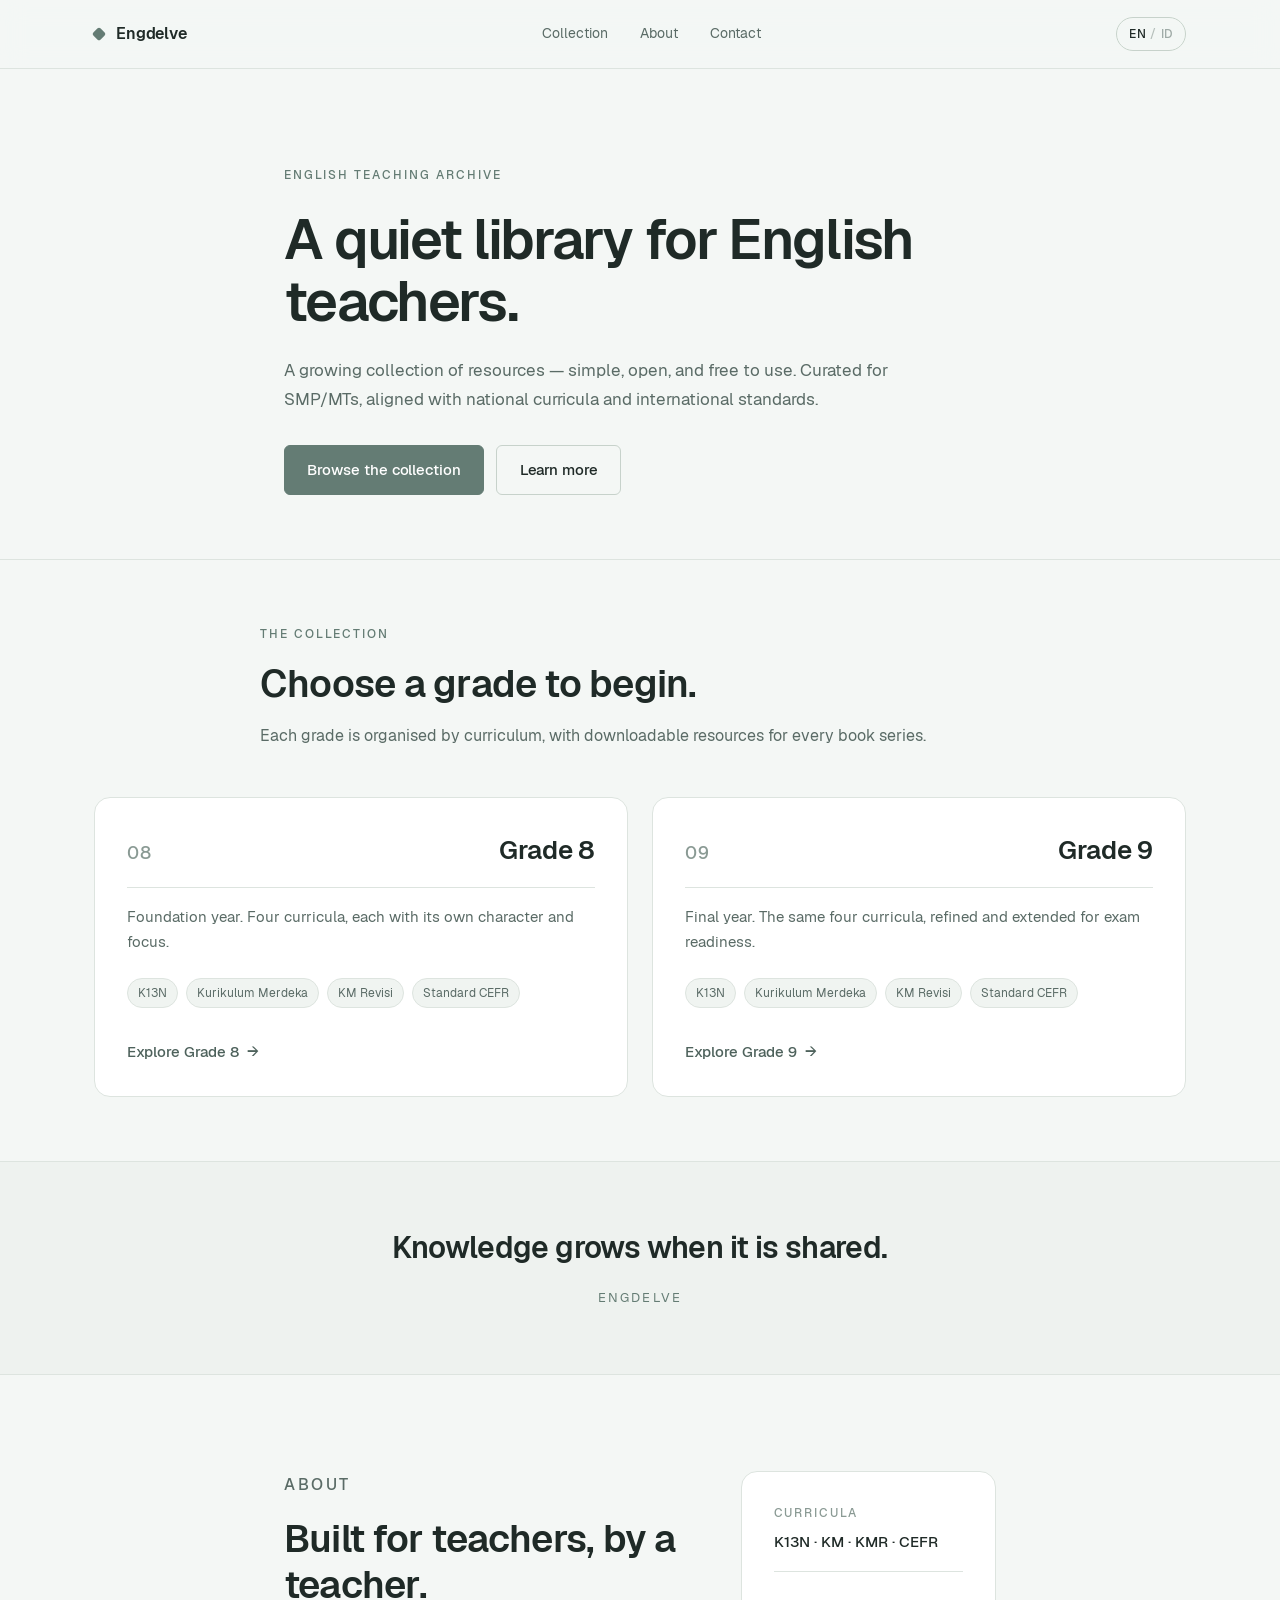
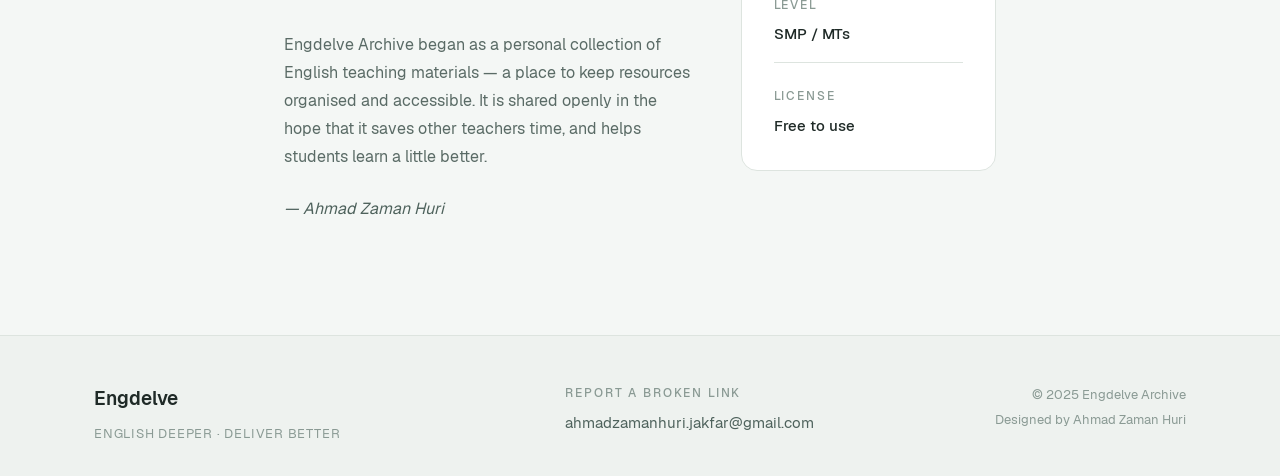
<file: index.html>
<!DOCTYPE html>
<!-- 
  Engdelve Archive — Homepage
  Design & Development: Ahmad Zaman Huri
  Contact: ahmadzamanhuri.jakfar@gmail.com
-->
<html lang="en">
<head>
  <meta charset="UTF-8">
  <meta name="viewport" content="width=device-width, initial-scale=1.0">
  <meta name="description" content="Engdelve Archive — A growing collection of English teaching resources for SMP/MTs. Simple, open, and free to use.">
  <meta name="author" content="Ahmad Zaman Huri">
  <meta name="theme-color" content="#647c74">

  <title>Engdelve Archive — English Teaching Resources</title>
  <link rel="icon" type="image/svg+xml" href="favicon.svg">

  <!-- Fonts (self-host) -->
  <link rel="preload" href="assets/fonts/Geist-Regular.woff2" as="font" type="font/woff2" crossorigin>
  <link rel="preload" href="assets/fonts/Geist-SemiBold.woff2" as="font" type="font/woff2" crossorigin>

  <!-- Stylesheet -->
  <link rel="stylesheet" href="assets/style.css">
</head>
<body>

  <!-- ============ HEADER ============ -->
  <header class="site-header" role="banner">
    <div class="container header-inner">
      <a href="index.html" class="brand" aria-label="Engdelve Archive home">
        <span class="brand-mark" aria-hidden="true"></span>
        <span class="brand-name">Engdelve</span>
      </a>

      <nav class="site-nav" aria-label="Primary">
        <a href="#collection">Collection</a>
        <a href="#about">About</a>
        <a href="#contact">Contact</a>
      </nav>

      <button class="lang-toggle" id="langToggle" type="button" aria-label="Switch language">
        <span class="lang-current">EN</span>
        <span class="lang-divider" aria-hidden="true">/</span>
        <span class="lang-alt">ID</span>
      </button>
    </div>
  </header>

  <!-- ============ HERO ============ -->
  <main id="main">
    <section class="hero">
      <div class="container hero-inner">
        <p class="hero-eyebrow" data-en="English Teaching Archive" data-id="Arsip Pengajaran Bahasa Inggris">
          English Teaching Archive
        </p>

        <h1 class="hero-title" data-en="A quiet library for English teachers." data-id="Perpustakaan tenang untuk guru bahasa Inggris.">
          A quiet library for English teachers.
        </h1>

        <p class="hero-lede" data-en="A growing collection of resources — simple, open, and free to use. Curated for SMP/MTs, aligned with national curricula and international standards." data-id="Koleksi sumber belajar yang terus bertumbuh — sederhana, terbuka, dan gratis. Dikurasi untuk SMP/MTs, selaras dengan kurikulum nasional dan standar internasional.">
          A growing collection of resources — simple, open, and free to use.
          Curated for SMP/MTs, aligned with national curricula and international standards.
        </p>

        <div class="hero-actions">
          <a href="#collection" class="btn btn-primary" data-en="Browse the collection" data-id="Jelajahi koleksi">
            Browse the collection
          </a>
          <a href="#about" class="btn btn-ghost" data-en="Learn more" data-id="Pelajari lebih lanjut">
            Learn more
          </a>
        </div>
      </div>
    </section>

    <!-- ============ COLLECTION ============ -->
    <section class="collection" id="collection">
      <div class="container">
        <header class="section-head">
          <p class="section-eyebrow" data-en="The Collection" data-id="Koleksi">The Collection</p>
          <h2 class="section-title" data-en="Choose a grade to begin." data-id="Pilih kelas untuk memulai.">
            Choose a grade to begin.
          </h2>
          <p class="section-lede" data-en="Each grade is organised by curriculum, with downloadable resources for every book series." data-id="Setiap kelas disusun berdasarkan kurikulum, dengan sumber daya yang dapat diunduh untuk setiap seri buku.">
            Each grade is organised by curriculum, with downloadable resources for every book series.
          </p>
        </header>

        <div class="grade-grid">

          <!-- Grade 8 -->
          <article class="grade-card">
            <div class="grade-card-head">
              <p class="grade-number">08</p>
              <h3 class="grade-title" data-en="Grade 8" data-id="Kelas 8">Grade 8</h3>
            </div>

            <p class="grade-desc" data-en="Foundation year. Four curricula, each with its own character and focus." data-id="Tahun fondasi. Empat kurikulum, masing-masing dengan karakter dan fokusnya sendiri.">
              Foundation year. Four curricula, each with its own character and focus.
            </p>

            <ul class="grade-curricula" aria-label="Available curricula">
              <li>K13N</li>
              <li>Kurikulum Merdeka</li>
              <li>KM Revisi</li>
              <li>Standard CEFR</li>
            </ul>

            <a href="Grade8/index.html" class="grade-link">
              <span data-en="Explore Grade 8" data-id="Jelajahi Kelas 8">Explore Grade 8</span>
              <span class="arrow" aria-hidden="true">→</span>
            </a>
          </article>

          <!-- Grade 9 -->
          <article class="grade-card">
            <div class="grade-card-head">
              <p class="grade-number">09</p>
              <h3 class="grade-title" data-en="Grade 9" data-id="Kelas 9">Grade 9</h3>
            </div>

            <p class="grade-desc" data-en="Final year. The same four curricula, refined and extended for exam readiness." data-id="Tahun akhir. Empat kurikulum yang sama, disempurnakan dan diperluas untuk kesiapan ujian.">
              Final year. The same four curricula, refined and extended for exam readiness.
            </p>

            <ul class="grade-curricula" aria-label="Available curricula">
              <li>K13N</li>
              <li>Kurikulum Merdeka</li>
              <li>KM Revisi</li>
              <li>Standard CEFR</li>
            </ul>

            <a href="Grade9/index.html" class="grade-link">
              <span data-en="Explore Grade 9" data-id="Jelajahi Kelas 9">Explore Grade 9</span>
              <span class="arrow" aria-hidden="true">→</span>
            </a>
          </article>

        </div>
      </div>
    </section>

    <!-- ============ QUOTE ============ -->
    <section class="quote-section">
      <div class="container">
        <blockquote class="quote">
          <p data-en="Knowledge grows when it is shared." data-id="Pengetahuan bertumbuh ketika dibagikan.">
            Knowledge grows when it is shared.
          </p>
          <cite>Engdelve</cite>
        </blockquote>
      </div>
    </section>

    <!-- ============ ABOUT ============ -->
    <section class="about" id="about">
      <div class="container about-inner">
        <div class="about-text">
          <p class="section-eyebrow" data-en="About" data-id="Tentang">About</p>
          <h2 class="section-title" data-en="Built for teachers, by a teacher." data-id="Dibuat untuk guru, oleh seorang guru.">
            Built for teachers, by a teacher.
          </h2>
          <p data-en="Engdelve Archive began as a personal collection of English teaching materials — a place to keep resources organised and accessible. It is shared openly in the hope that it saves other teachers time, and helps students learn a little better." data-id="Engdelve Archive berawal dari koleksi pribadi materi pengajaran bahasa Inggris — tempat untuk menjaga sumber daya tetap teratur dan mudah diakses. Dibagikan secara terbuka dengan harapan dapat menghemat waktu guru lain, dan membantu siswa belajar lebih baik.">
            Engdelve Archive began as a personal collection of English teaching materials —
            a place to keep resources organised and accessible. It is shared openly in the hope
            that it saves other teachers time, and helps students learn a little better.
          </p>
          <p class="about-signature">— Ahmad Zaman Huri</p>
        </div>

        <aside class="about-meta">
          <div class="meta-item">
            <p class="meta-label" data-en="Curricula" data-id="Kurikulum">Curricula</p>
            <p class="meta-value">K13N · KM · KMR · CEFR</p>
          </div>
          <div class="meta-item">
            <p class="meta-label" data-en="Level" data-id="Tingkat">Level</p>
            <p class="meta-value">SMP / MTs</p>
          </div>
          <div class="meta-item">
            <p class="meta-label" data-en="License" data-id="Lisensi">License</p>
            <p class="meta-value" data-en="Free to use" data-id="Gratis digunakan">Free to use</p>
          </div>
        </aside>
      </div>
    </section>
  </main>

  <!-- ============ FOOTER ============ -->
  <footer class="site-footer" id="contact">
    <div class="container footer-inner">
      <div class="footer-brand">
        <p class="footer-name">Engdelve</p>
        <p class="footer-tagline" data-en="English Deeper · Deliver Better" data-id="English Deeper · Deliver Better">
          English Deeper · Deliver Better
        </p>
      </div>

      <div class="footer-contact">
        <p class="footer-label" data-en="Report a broken link" data-id="Laporkan tautan rusak">Report a broken link</p>
        <a href="mailto:ahmadzamanhuri.jakfar@gmail.com" class="footer-link">
          ahmadzamanhuri.jakfar@gmail.com
        </a>
      </div>

      <div class="footer-meta">
        <p>© 2025 Engdelve Archive</p>
        <p data-en="Designed by Ahmad Zaman Huri" data-id="Dirancang oleh Ahmad Zaman Huri">
          Designed by Ahmad Zaman Huri
        </p>
      </div>
    </div>
  </footer>

  <!-- Scripts -->
  <script src="assets/script.js" defer></script>
</body>
</html>
</file>
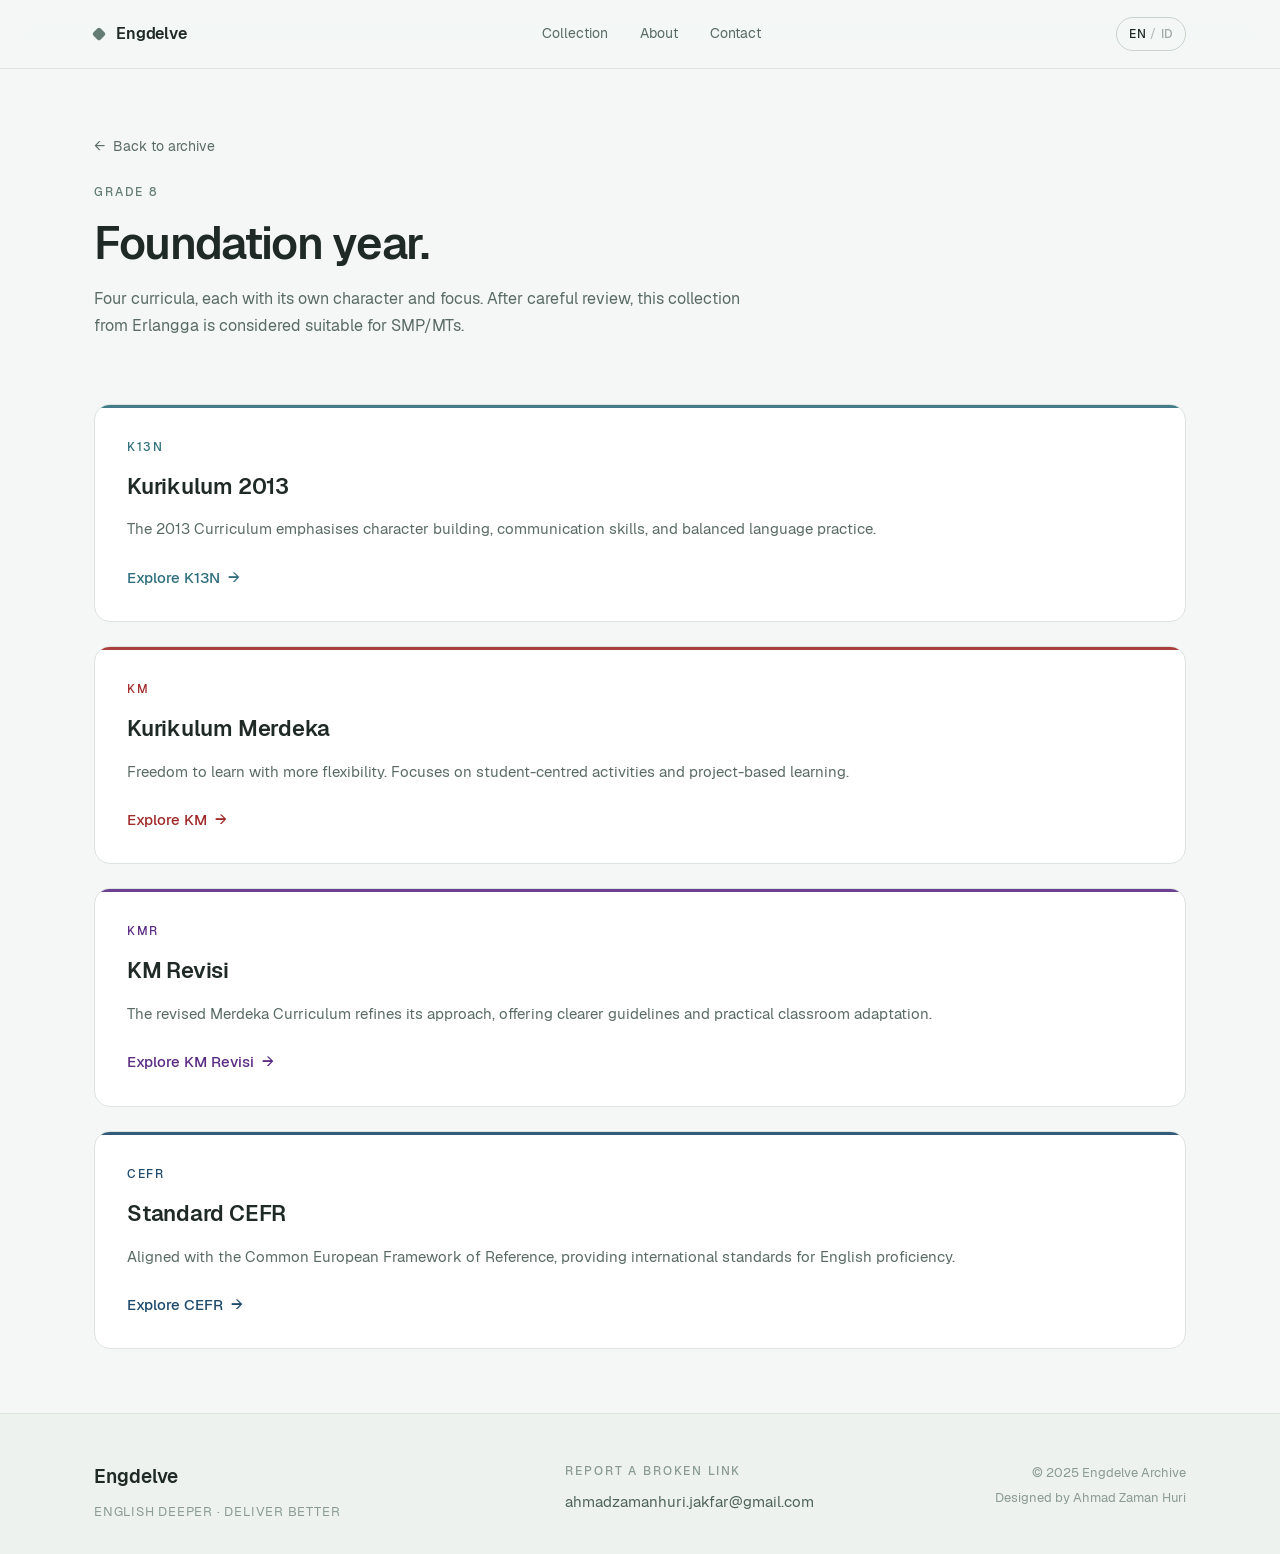
<file: Grade8/index.html>
<!DOCTYPE html>
<!-- 
  Engdelve Archive — Grade 8
  Design & Development: Ahmad Zaman Huri
-->
<html lang="en">
<head>
  <meta charset="UTF-8">
  <meta name="viewport" content="width=device-width, initial-scale=1.0">
  <meta name="description" content="Grade 8 English teaching resources — K13N, Kurikulum Merdeka, KM Revisi, and Standard CEFR.">
  <title>Grade 8 — Engdelve Archive</title>
  <link rel="icon" type="image/svg+xml" href="../favicon.svg">
  <link rel="preload" href="../assets/fonts/Geist-Regular.woff2" as="font" type="font/woff2" crossorigin>
  <link rel="stylesheet" href="../assets/style.css">
</head>
<body>

  <!-- ============ HEADER ============ -->
  <header class="site-header" role="banner">
    <div class="container header-inner">
      <a href="../index.html" class="brand" aria-label="Engdelve Archive home">
        <span class="brand-mark" aria-hidden="true"></span>
        <span class="brand-name">Engdelve</span>
      </a>

      <nav class="site-nav" aria-label="Primary">
        <a href="../index.html#collection">Collection</a>
        <a href="../index.html#about">About</a>
        <a href="../index.html#contact">Contact</a>
      </nav>

      <button class="lang-toggle" id="langToggle" type="button" aria-label="Switch language">
        <span class="lang-current">EN</span>
        <span class="lang-divider" aria-hidden="true">/</span>
        <span class="lang-alt">ID</span>
      </button>
    </div>
  </header>

  <!-- ============ PAGE HEADER ============ -->
  <main id="main">
    <section class="page-header">
      <div class="container">
        <a href="../index.html" class="page-back">
          <span class="arrow" aria-hidden="true">←</span>
          <span data-en="Back to archive" data-id="Kembali ke arsip">Back to archive</span>
        </a>

        <p class="page-eyebrow" data-en="Grade 8" data-id="Kelas 8">Grade 8</p>

        <h1 class="page-title" data-en="Foundation year." data-id="Tahun fondasi.">
          Foundation year.
        </h1>

        <p class="page-lede" data-en="Four curricula, each with its own character and focus. After careful review, this collection from Erlangga is considered suitable for SMP/MTs." data-id="Empat kurikulum, masing-masing dengan karakter dan fokusnya sendiri. Setelah ditinjau, koleksi dari Erlangga ini dianggap layak untuk SMP/MTs.">
          Four curricula, each with its own character and focus. After careful review,
          this collection from Erlangga is considered suitable for SMP/MTs.
        </p>
      </div>
    </section>

    <!-- ============ CURRICULUM GRID ============ -->
    <section class="container">
      <div class="curriculum-grid">

        <!-- K13N -->
        <article class="curriculum-card accent-k13n">
          <p class="curriculum-code">K13N</p>
          <h2 class="curriculum-name" data-en="Kurikulum 2013" data-id="Kurikulum 2013">
            Kurikulum 2013
          </h2>
          <p class="curriculum-desc" data-en="The 2013 Curriculum emphasises character building, communication skills, and balanced language practice." data-id="Kurikulum 2013 menekankan pembangunan karakter, keterampilan komunikasi, dan latihan bahasa yang seimbang.">
            The 2013 Curriculum emphasises character building, communication skills, and balanced language practice.
          </p>
          <a href="K13N.html" class="curriculum-link">
            <span data-en="Explore K13N" data-id="Jelajahi K13N">Explore K13N</span>
            <span class="arrow" aria-hidden="true">→</span>
          </a>
        </article>

        <!-- KM -->
        <article class="curriculum-card accent-km">
          <p class="curriculum-code">KM</p>
          <h2 class="curriculum-name" data-en="Kurikulum Merdeka" data-id="Kurikulum Merdeka">
            Kurikulum Merdeka
          </h2>
          <p class="curriculum-desc" data-en="Freedom to learn with more flexibility. Focuses on student-centred activities and project-based learning." data-id="Kebebasan belajar dengan fleksibilitas lebih. Fokus pada aktivitas berpusat pada siswa dan pembelajaran berbasis proyek.">
            Freedom to learn with more flexibility. Focuses on student-centred activities and project-based learning.
          </p>
          <a href="KM.html" class="curriculum-link">
            <span data-en="Explore KM" data-id="Jelajahi KM">Explore KM</span>
            <span class="arrow" aria-hidden="true">→</span>
          </a>
        </article>

        <!-- KMR -->
        <article class="curriculum-card accent-kmr">
          <p class="curriculum-code">KMR</p>
          <h2 class="curriculum-name" data-en="KM Revisi" data-id="KM Revisi">
            KM Revisi
          </h2>
          <p class="curriculum-desc" data-en="The revised Merdeka Curriculum refines its approach, offering clearer guidelines and practical classroom adaptation." data-id="Kurikulum Merdeka Revisi menyempurnakan pendekatannya, memberikan panduan yang lebih jelas dan adaptasi kelas yang praktis.">
            The revised Merdeka Curriculum refines its approach, offering clearer guidelines and practical classroom adaptation.
          </p>
          <a href="KMR.html" class="curriculum-link">
            <span data-en="Explore KM Revisi" data-id="Jelajahi KM Revisi">Explore KM Revisi</span>
            <span class="arrow" aria-hidden="true">→</span>
          </a>
        </article>

        <!-- CEFR -->
        <article class="curriculum-card accent-cefr">
          <p class="curriculum-code">CEFR</p>
          <h2 class="curriculum-name" data-en="Standard CEFR" data-id="Standar CEFR">
            Standard CEFR
          </h2>
          <p class="curriculum-desc" data-en="Aligned with the Common European Framework of Reference, providing international standards for English proficiency." data-id="Sesuai dengan Common European Framework of Reference, menyediakan standar internasional untuk kemampuan bahasa Inggris.">
            Aligned with the Common European Framework of Reference, providing international standards for English proficiency.
          </p>
          <a href="CEFR.html" class="curriculum-link">
            <span data-en="Explore CEFR" data-id="Jelajahi CEFR">Explore CEFR</span>
            <span class="arrow" aria-hidden="true">→</span>
          </a>
        </article>

      </div>
    </section>
  </main>

  <!-- ============ FOOTER ============ -->
  <footer class="site-footer">
    <div class="container footer-inner">
      <div class="footer-brand">
        <p class="footer-name">Engdelve</p>
        <p class="footer-tagline">English Deeper · Deliver Better</p>
      </div>
      <div class="footer-contact">
        <p class="footer-label" data-en="Report a broken link" data-id="Laporkan tautan rusak">Report a broken link</p>
        <a href="mailto:ahmadzamanhuri.jakfar@gmail.com" class="footer-link">
          ahmadzamanhuri.jakfar@gmail.com
        </a>
      </div>
      <div class="footer-meta">
        <p>© 2025 Engdelve Archive</p>
        <p data-en="Designed by Ahmad Zaman Huri" data-id="Dirancang oleh Ahmad Zaman Huri">
          Designed by Ahmad Zaman Huri
        </p>
      </div>
    </div>
  </footer>

  <script src="../assets/script.js" defer></script>
</body>
</html>
</file>
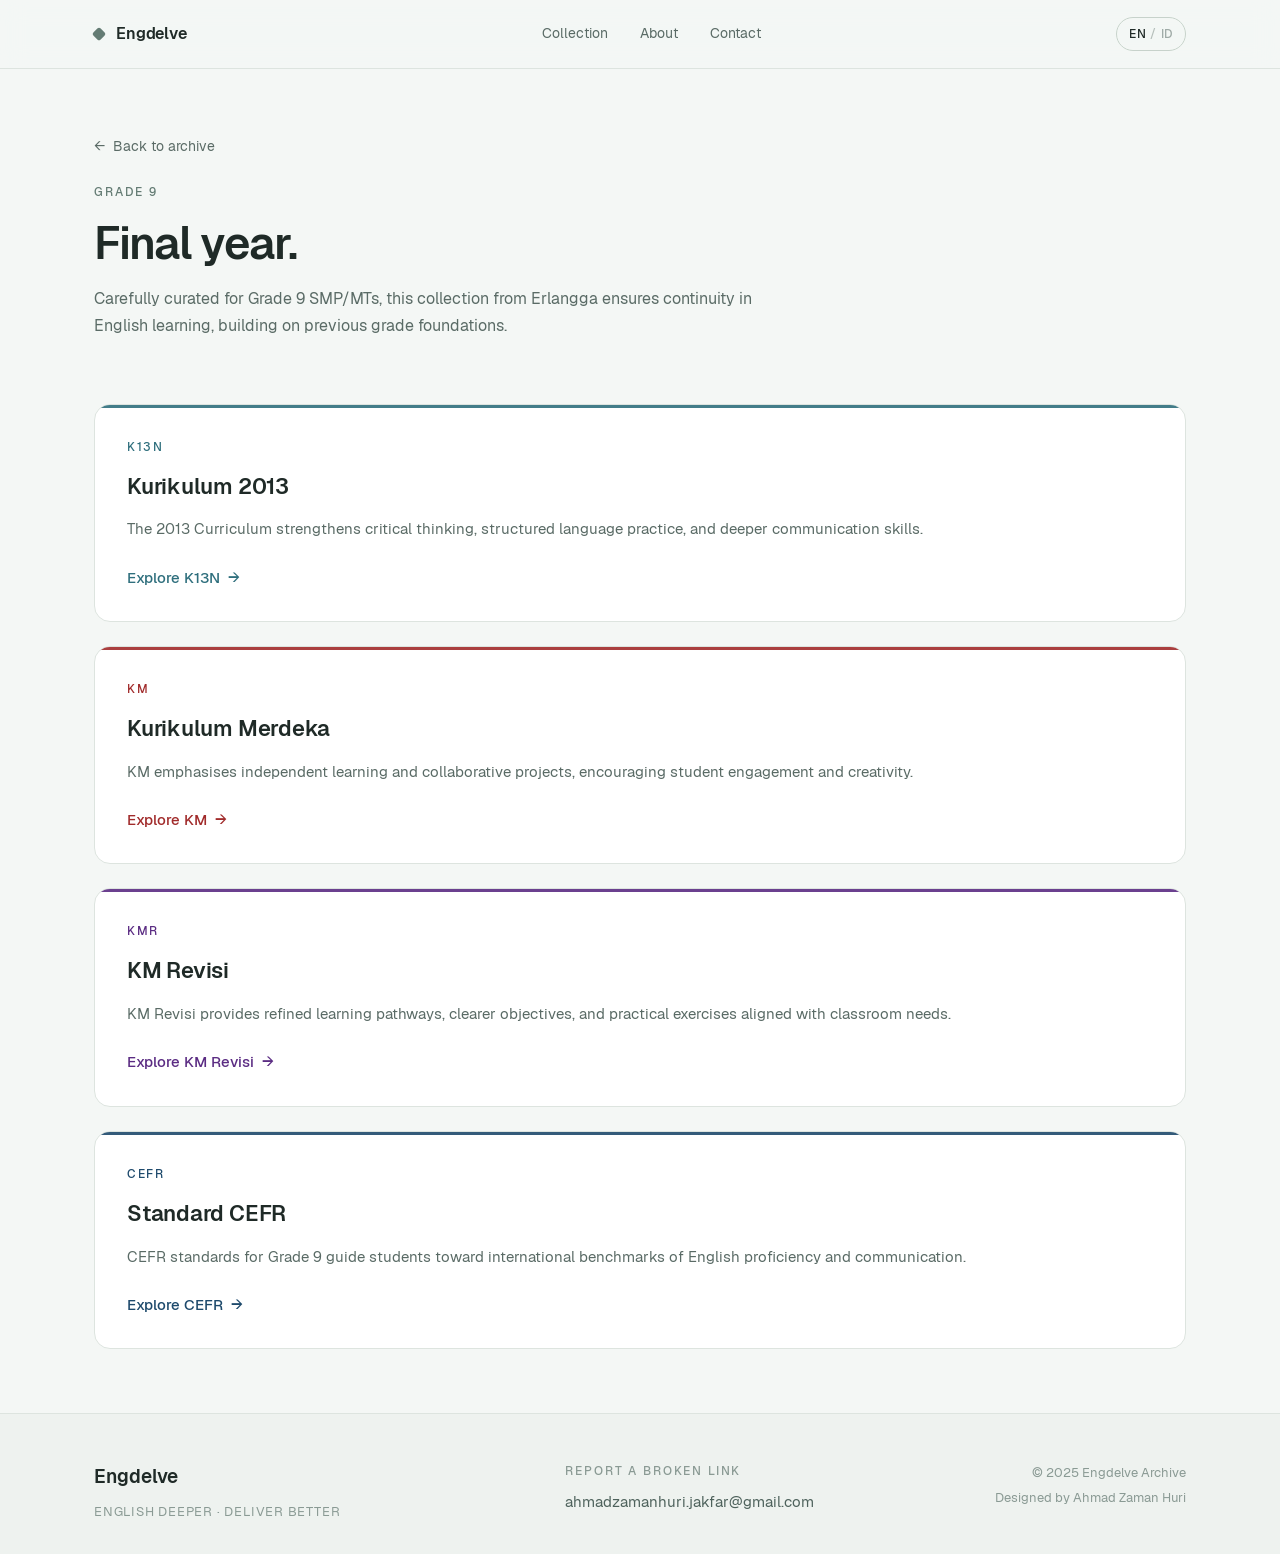
<file: Grade9/index.html>
<!DOCTYPE html>
<!-- 
  Engdelve Archive — Grade 9
  Design & Development: Ahmad Zaman Huri
-->
<html lang="en">
<head>
  <meta charset="UTF-8">
  <meta name="viewport" content="width=device-width, initial-scale=1.0">
  <meta name="description" content="Grade 9 English teaching resources — K13N, Kurikulum Merdeka, KM Revisi, and Standard CEFR.">
  <title>Grade 9 — Engdelve Archive</title>
  <link rel="icon" type="image/svg+xml" href="../favicon.svg">
  <link rel="preload" href="../assets/fonts/Geist-Regular.woff2" as="font" type="font/woff2" crossorigin>
  <link rel="stylesheet" href="../assets/style.css">
</head>
<body>

  <header class="site-header" role="banner">
    <div class="container header-inner">
      <a href="../index.html" class="brand" aria-label="Engdelve Archive home">
        <span class="brand-mark" aria-hidden="true"></span>
        <span class="brand-name">Engdelve</span>
      </a>

      <nav class="site-nav" aria-label="Primary">
        <a href="../index.html#collection">Collection</a>
        <a href="../index.html#about">About</a>
        <a href="../index.html#contact">Contact</a>
      </nav>

      <button class="lang-toggle" id="langToggle" type="button" aria-label="Switch language">
        <span class="lang-current">EN</span>
        <span class="lang-divider" aria-hidden="true">/</span>
        <span class="lang-alt">ID</span>
      </button>
    </div>
  </header>

  <main id="main">
    <section class="page-header">
      <div class="container">
        <a href="../index.html" class="page-back">
          <span class="arrow" aria-hidden="true">←</span>
          <span data-en="Back to archive" data-id="Kembali ke arsip">Back to archive</span>
        </a>

        <p class="page-eyebrow" data-en="Grade 9" data-id="Kelas 9">Grade 9</p>

        <h1 class="page-title" data-en="Final year." data-id="Tahun akhir.">
          Final year.
        </h1>

        <p class="page-lede" data-en="Carefully curated for Grade 9 SMP/MTs, this collection from Erlangga ensures continuity in English learning, building on previous grade foundations." data-id="Disusun dengan cermat untuk kelas 9 SMP/MTs, koleksi dari Erlangga ini memastikan kelanjutan pembelajaran bahasa Inggris, sesuai fondasi kelas sebelumnya.">
          Carefully curated for Grade 9 SMP/MTs, this collection from Erlangga ensures
          continuity in English learning, building on previous grade foundations.
        </p>
      </div>
    </section>

    <section class="container">
      <div class="curriculum-grid">

        <!-- K13N -->
        <article class="curriculum-card accent-k13n">
          <p class="curriculum-code">K13N</p>
          <h2 class="curriculum-name" data-en="Kurikulum 2013" data-id="Kurikulum 2013">
            Kurikulum 2013
          </h2>
          <p class="curriculum-desc" data-en="The 2013 Curriculum strengthens critical thinking, structured language practice, and deeper communication skills." data-id="Kurikulum 2013 memperkuat berpikir kritis, latihan bahasa yang terstruktur, dan kemampuan komunikasi yang lebih mendalam.">
            The 2013 Curriculum strengthens critical thinking, structured language practice, and deeper communication skills.
          </p>
          <a href="K13N.html" class="curriculum-link">
            <span data-en="Explore K13N" data-id="Jelajahi K13N">Explore K13N</span>
            <span class="arrow" aria-hidden="true">→</span>
          </a>
        </article>

        <!-- KM -->
        <article class="curriculum-card accent-km">
          <p class="curriculum-code">KM</p>
          <h2 class="curriculum-name" data-en="Kurikulum Merdeka" data-id="Kurikulum Merdeka">
            Kurikulum Merdeka
          </h2>
          <p class="curriculum-desc" data-en="KM emphasises independent learning and collaborative projects, encouraging student engagement and creativity." data-id="KM menekankan pembelajaran mandiri dan proyek kolaboratif, mendorong keterlibatan dan kreativitas siswa.">
            KM emphasises independent learning and collaborative projects, encouraging student engagement and creativity.
          </p>
          <a href="KM.html" class="curriculum-link">
            <span data-en="Explore KM" data-id="Jelajahi KM">Explore KM</span>
            <span class="arrow" aria-hidden="true">→</span>
          </a>
        </article>

        <!-- KMR -->
        <article class="curriculum-card accent-kmr">
          <p class="curriculum-code">KMR</p>
          <h2 class="curriculum-name" data-en="KM Revisi" data-id="KM Revisi">
            KM Revisi
          </h2>
          <p class="curriculum-desc" data-en="KM Revisi provides refined learning pathways, clearer objectives, and practical exercises aligned with classroom needs." data-id="KM Revisi menyediakan jalur pembelajaran yang disempurnakan, tujuan yang lebih jelas, dan latihan praktis sesuai kebutuhan kelas.">
            KM Revisi provides refined learning pathways, clearer objectives, and practical exercises aligned with classroom needs.
          </p>
          <a href="KMR.html" class="curriculum-link">
            <span data-en="Explore KM Revisi" data-id="Jelajahi KM Revisi">Explore KM Revisi</span>
            <span class="arrow" aria-hidden="true">→</span>
          </a>
        </article>

        <!-- CEFR -->
        <article class="curriculum-card accent-cefr">
          <p class="curriculum-code">CEFR</p>
          <h2 class="curriculum-name" data-en="Standard CEFR" data-id="Standar CEFR">
            Standard CEFR
          </h2>
          <p class="curriculum-desc" data-en="CEFR standards for Grade 9 guide students toward international benchmarks of English proficiency and communication." data-id="Standar CEFR untuk kelas 9 membimbing siswa menuju tolok ukur internasional kemampuan bahasa Inggris dan komunikasi.">
            CEFR standards for Grade 9 guide students toward international benchmarks of English proficiency and communication.
          </p>
          <a href="CEFR.html" class="curriculum-link">
            <span data-en="Explore CEFR" data-id="Jelajahi CEFR">Explore CEFR</span>
            <span class="arrow" aria-hidden="true">→</span>
          </a>
        </article>

      </div>
    </section>
  </main>

  <footer class="site-footer">
    <div class="container footer-inner">
      <div class="footer-brand">
        <p class="footer-name">Engdelve</p>
        <p class="footer-tagline">English Deeper · Deliver Better</p>
      </div>
      <div class="footer-contact">
        <p class="footer-label" data-en="Report a broken link" data-id="Laporkan tautan rusak">Report a broken link</p>
        <a href="mailto:ahmadzamanhuri.jakfar@gmail.com" class="footer-link">
          ahmadzamanhuri.jakfar@gmail.com
        </a>
      </div>
      <div class="footer-meta">
        <p>© 2025 Engdelve Archive</p>
        <p data-en="Designed by Ahmad Zaman Huri" data-id="Dirancang oleh Ahmad Zaman Huri">
          Designed by Ahmad Zaman Huri
        </p>
      </div>
    </div>
  </footer>

  <script src="../assets/script.js" defer></script>
</body>
</html>
</file>
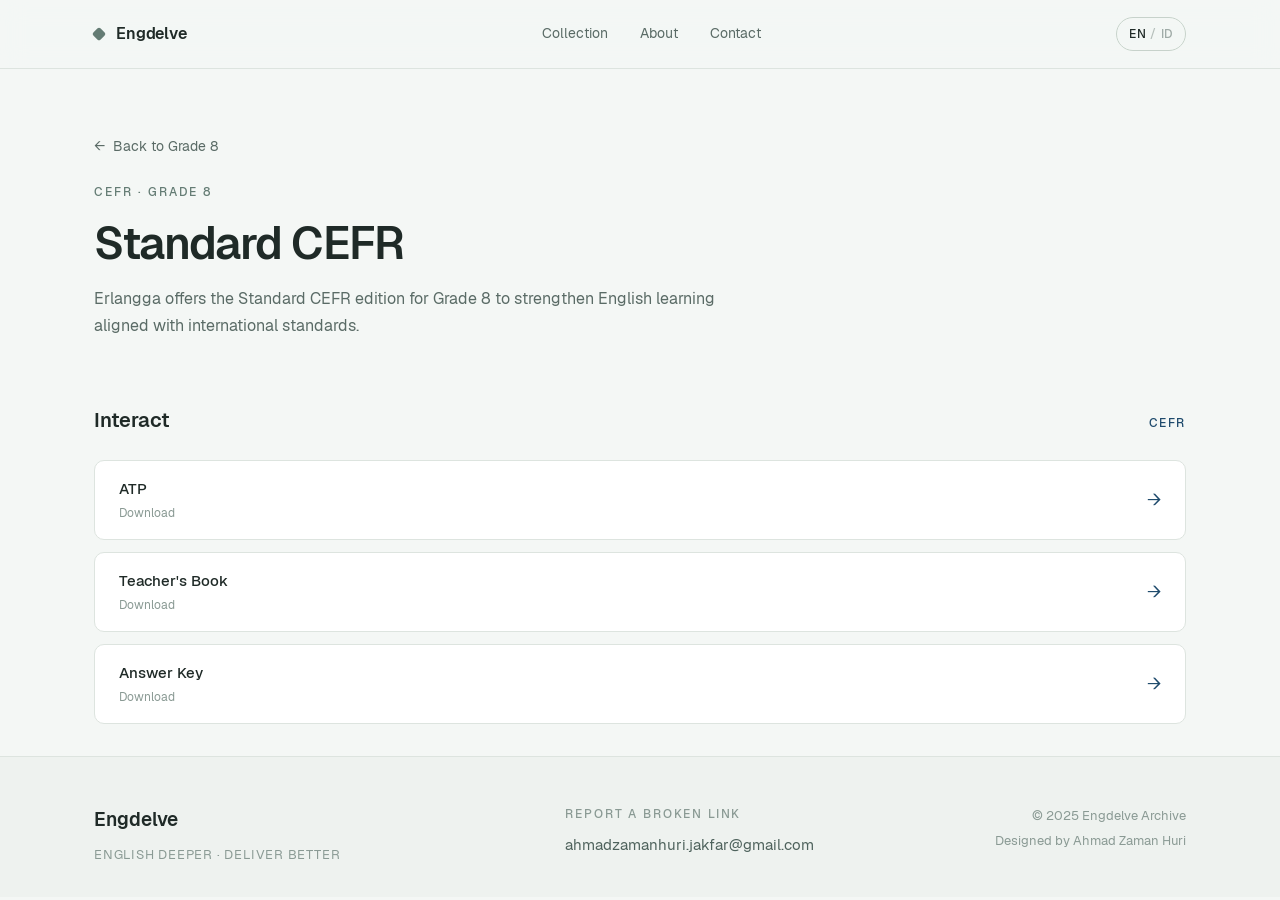
<file: Grade8/CEFR.html>
<!DOCTYPE html>
<!-- 
  Engdelve Archive — Grade 8 Standard CEFR
  Design & Development: Ahmad Zaman Huri
-->
<html lang="en">
<head>
  <meta charset="UTF-8">
  <meta name="viewport" content="width=device-width, initial-scale=1.0">
  <meta name="description" content="Grade 8 Standard CEFR resources — Interact.">
  <title>Grade 8 — Standard CEFR — Engdelve Archive</title>
  <link rel="icon" type="image/svg+xml" href="../favicon.svg">
  <link rel="preload" href="../assets/fonts/Geist-Regular.woff2" as="font" type="font/woff2" crossorigin>
  <link rel="stylesheet" href="../assets/style.css">
</head>
<body>

  <header class="site-header" role="banner">
    <div class="container header-inner">
      <a href="../index.html" class="brand">
        <span class="brand-mark" aria-hidden="true"></span>
        <span class="brand-name">Engdelve</span>
      </a>
      <nav class="site-nav" aria-label="Primary">
        <a href="../index.html#collection">Collection</a>
        <a href="../index.html#about">About</a>
        <a href="../index.html#contact">Contact</a>
      </nav>
      <button class="lang-toggle" id="langToggle" type="button" aria-label="Switch language">
        <span class="lang-current">EN</span>
        <span class="lang-divider" aria-hidden="true">/</span>
        <span class="lang-alt">ID</span>
      </button>
    </div>
  </header>

  <main id="main" class="accent-cefr">
    <section class="page-header">
      <div class="container">
        <a href="index.html" class="page-back">
          <span class="arrow" aria-hidden="true">←</span>
          <span data-en="Back to Grade 8" data-id="Kembali ke Kelas 8">Back to Grade 8</span>
        </a>
        <p class="page-eyebrow">CEFR · Grade 8</p>
        <h1 class="page-title" data-en="Standard CEFR" data-id="Standar CEFR">
          Standard CEFR
        </h1>
        <p class="page-lede" data-en="Erlangga offers the Standard CEFR edition for Grade 8 to strengthen English learning aligned with international standards." data-id="Erlangga menyediakan edisi Standar CEFR untuk Kelas 8 guna memperkuat pembelajaran Bahasa Inggris sesuai standar internasional.">
          Erlangga offers the Standard CEFR edition for Grade 8 to strengthen English learning aligned with international standards.
        </p>
      </div>
    </section>

    <section class="container">
      <div class="book-section">
        <div class="book-header">
          <h2 class="book-name">Interact</h2>
          <span class="book-tag">CEFR</span>
        </div>
        <div class="resource-list">
          <a href="https://sapphire-neighbouring-chimpanzee-802.mypinata.cloud/ipfs/bafkreibdv6nsjjxpvtmqd5dxdn2pxqhnltnsv5bhvwz64jyqwjicpxbxdm" target="_blank" rel="noopener" class="resource-link">
            <span class="resource-info">
              <span class="resource-name">ATP</span>
              <span class="resource-meta">Download</span>
            </span>
            <span class="resource-arrow" aria-hidden="true">→</span>
          </a>
          <a href="https://sapphire-neighbouring-chimpanzee-802.mypinata.cloud/ipfs/bafybeihapglmqfdvrkd4vnchrdlyclelvi4qux6hemr3ccs5upb7nxhzja" target="_blank" rel="noopener" class="resource-link">
            <span class="resource-info">
              <span class="resource-name" data-en="Teacher's Book" data-id="Buku Guru">Teacher's Book</span>
              <span class="resource-meta">Download</span>
            </span>
            <span class="resource-arrow" aria-hidden="true">→</span>
          </a>
          <a href="https://sapphire-neighbouring-chimpanzee-802.mypinata.cloud/ipfs/bafkreiaoxw4367u7py7glgynenqhyccqnymfrpeybrspzudsnzwywwqehe" target="_blank" rel="noopener" class="resource-link">
            <span class="resource-info">
              <span class="resource-name" data-en="Answer Key" data-id="Kunci Jawaban">Answer Key</span>
              <span class="resource-meta">Download</span>
            </span>
            <span class="resource-arrow" aria-hidden="true">→</span>
          </a>
        </div>
      </div>
    </section>
  </main>

  <footer class="site-footer">
    <div class="container footer-inner">
      <div class="footer-brand">
        <p class="footer-name">Engdelve</p>
        <p class="footer-tagline">English Deeper · Deliver Better</p>
      </div>
      <div class="footer-contact">
        <p class="footer-label" data-en="Report a broken link" data-id="Laporkan tautan rusak">Report a broken link</p>
        <a href="mailto:ahmadzamanhuri.jakfar@gmail.com" class="footer-link">
          ahmadzamanhuri.jakfar@gmail.com
        </a>
      </div>
      <div class="footer-meta">
        <p>© 2025 Engdelve Archive</p>
        <p data-en="Designed by Ahmad Zaman Huri" data-id="Dirancang oleh Ahmad Zaman Huri">
          Designed by Ahmad Zaman Huri
        </p>
      </div>
    </div>
  </footer>

  <script src="../assets/script.js" defer></script>
</body>
</html>
</file>
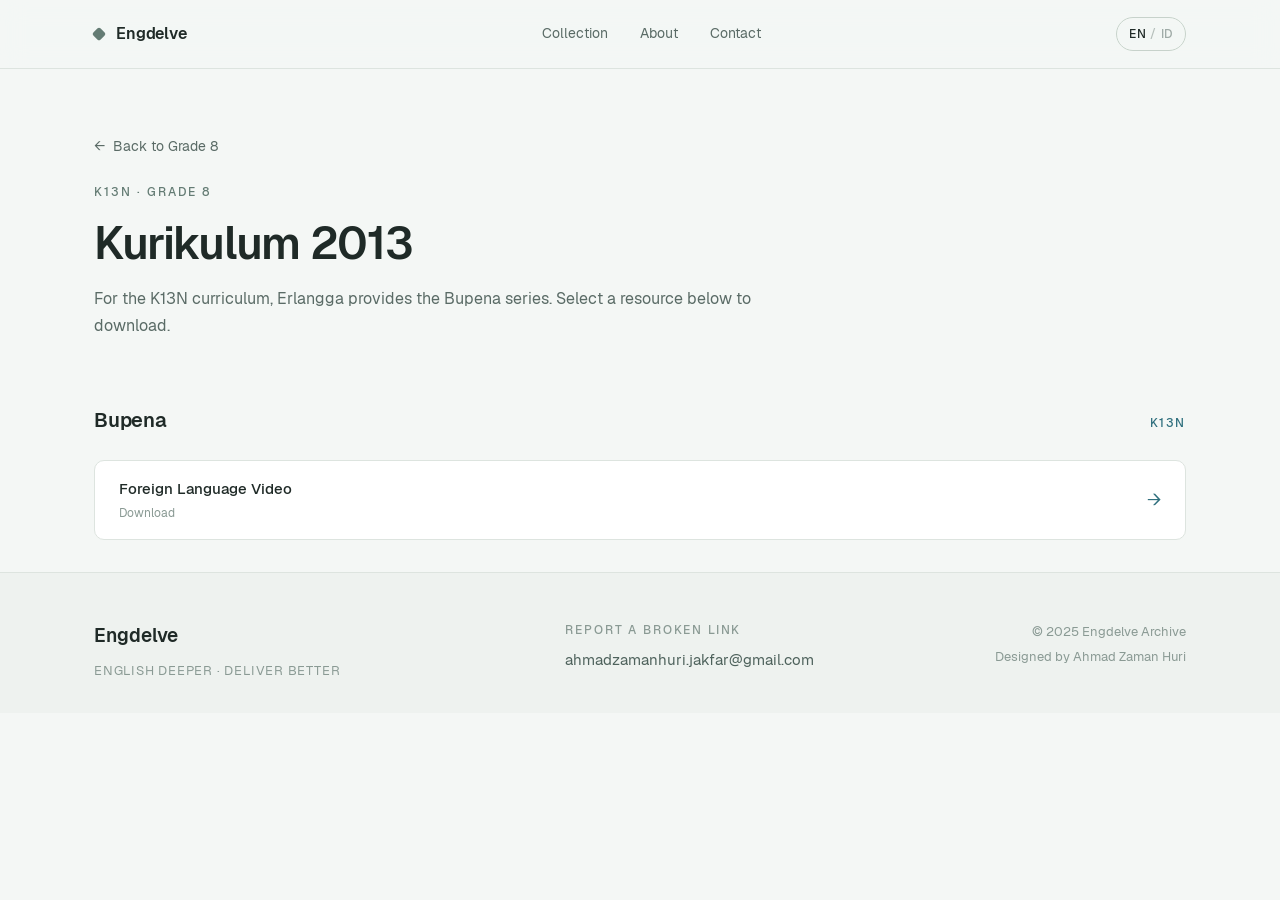
<file: Grade8/K13N.html>
<!DOCTYPE html>
<!-- 
  Engdelve Archive — Grade 8 K13N
  Design & Development: Ahmad Zaman Huri
-->
<html lang="en">
<head>
  <meta charset="UTF-8">
  <meta name="viewport" content="width=device-width, initial-scale=1.0">
  <meta name="description" content="Grade 8 K13N resources — Bupena.">
  <title>Grade 8 — K13N — Engdelve Archive</title>
  <link rel="icon" type="image/svg+xml" href="../favicon.svg">
  <link rel="preload" href="../assets/fonts/Geist-Regular.woff2" as="font" type="font/woff2" crossorigin>
  <link rel="stylesheet" href="../assets/style.css">
</head>
<body>

  <header class="site-header" role="banner">
    <div class="container header-inner">
      <a href="../index.html" class="brand">
        <span class="brand-mark" aria-hidden="true"></span>
        <span class="brand-name">Engdelve</span>
      </a>
      <nav class="site-nav" aria-label="Primary">
        <a href="../index.html#collection">Collection</a>
        <a href="../index.html#about">About</a>
        <a href="../index.html#contact">Contact</a>
      </nav>
      <button class="lang-toggle" id="langToggle" type="button" aria-label="Switch language">
        <span class="lang-current">EN</span>
        <span class="lang-divider" aria-hidden="true">/</span>
        <span class="lang-alt">ID</span>
      </button>
    </div>
  </header>

  <main id="main" class="accent-k13n">
    <section class="page-header">
      <div class="container">
        <a href="index.html" class="page-back">
          <span class="arrow" aria-hidden="true">←</span>
          <span data-en="Back to Grade 8" data-id="Kembali ke Kelas 8">Back to Grade 8</span>
        </a>
        <p class="page-eyebrow">K13N · Grade 8</p>
        <h1 class="page-title" data-en="Kurikulum 2013" data-id="Kurikulum 2013">
          Kurikulum 2013
        </h1>
        <p class="page-lede" data-en="For the K13N curriculum, Erlangga provides the Bupena series. Select a resource below to download." data-id="Untuk kurikulum K13N, Erlangga menyediakan seri Bupena. Pilih sumber daya di bawah untuk mengunduh.">
          For the K13N curriculum, Erlangga provides the Bupena series. Select a resource below to download.
        </p>
      </div>
    </section>

    <section class="container">
      <div class="book-section">
        <div class="book-header">
          <h2 class="book-name">Bupena</h2>
          <span class="book-tag">K13N</span>
        </div>

        <div class="resource-list">
          <a href="https://sapphire-neighbouring-chimpanzee-802.mypinata.cloud/ipfs/bafybeifxapu6y4p2c5td5ldzsz3w5gzkj4jf2bj4ih7nddkmyfznnk5isu" target="_blank" rel="noopener" class="resource-link">
            <span class="resource-info">
              <span class="resource-name" data-en="Foreign Language Video" data-id="Video Bahasa Asing">Foreign Language Video</span>
              <span class="resource-meta">Download</span>
            </span>
            <span class="resource-arrow" aria-hidden="true">→</span>
          </a>
        </div>
      </div>
    </section>
  </main>

  <footer class="site-footer">
    <div class="container footer-inner">
      <div class="footer-brand">
        <p class="footer-name">Engdelve</p>
        <p class="footer-tagline">English Deeper · Deliver Better</p>
      </div>
      <div class="footer-contact">
        <p class="footer-label" data-en="Report a broken link" data-id="Laporkan tautan rusak">Report a broken link</p>
        <a href="mailto:ahmadzamanhuri.jakfar@gmail.com" class="footer-link">
          ahmadzamanhuri.jakfar@gmail.com
        </a>
      </div>
      <div class="footer-meta">
        <p>© 2025 Engdelve Archive</p>
        <p data-en="Designed by Ahmad Zaman Huri" data-id="Dirancang oleh Ahmad Zaman Huri">
          Designed by Ahmad Zaman Huri
        </p>
      </div>
    </div>
  </footer>

  <script src="../assets/script.js" defer></script>
</body>
</html>
</file>
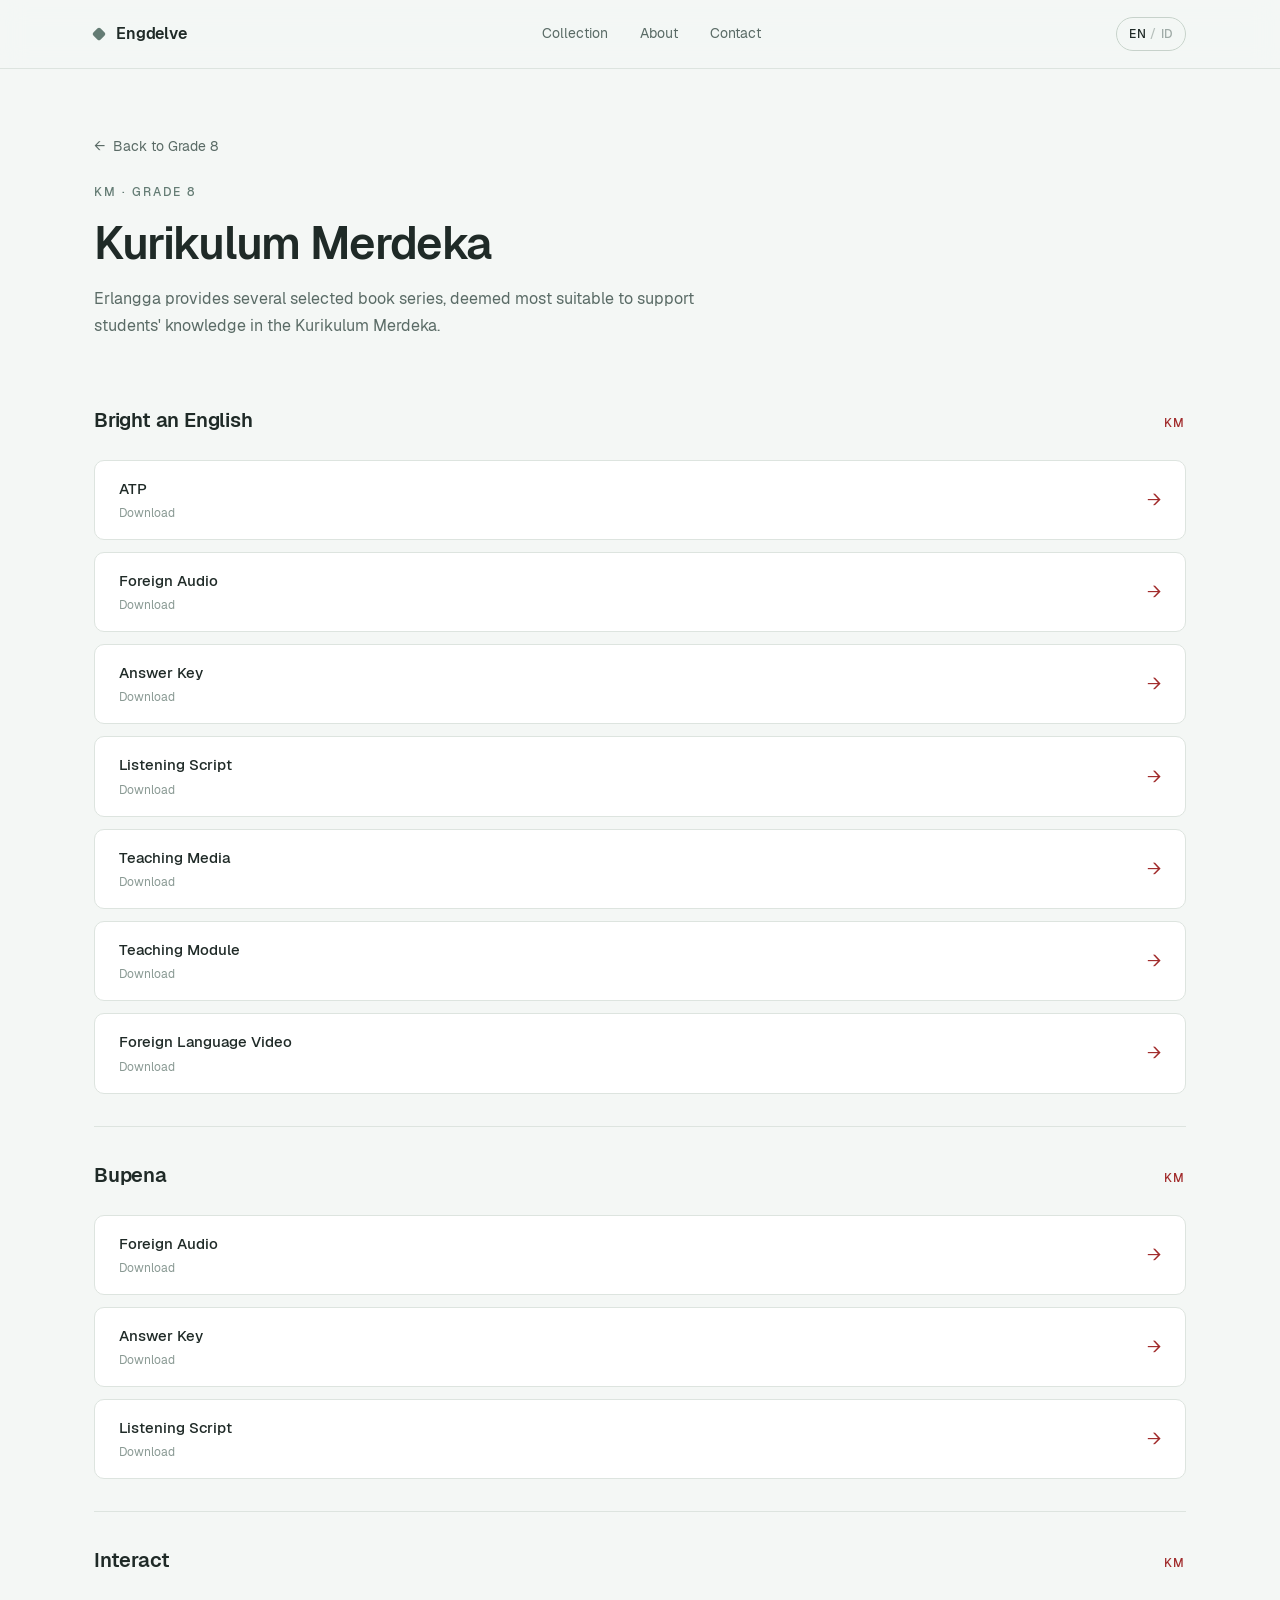
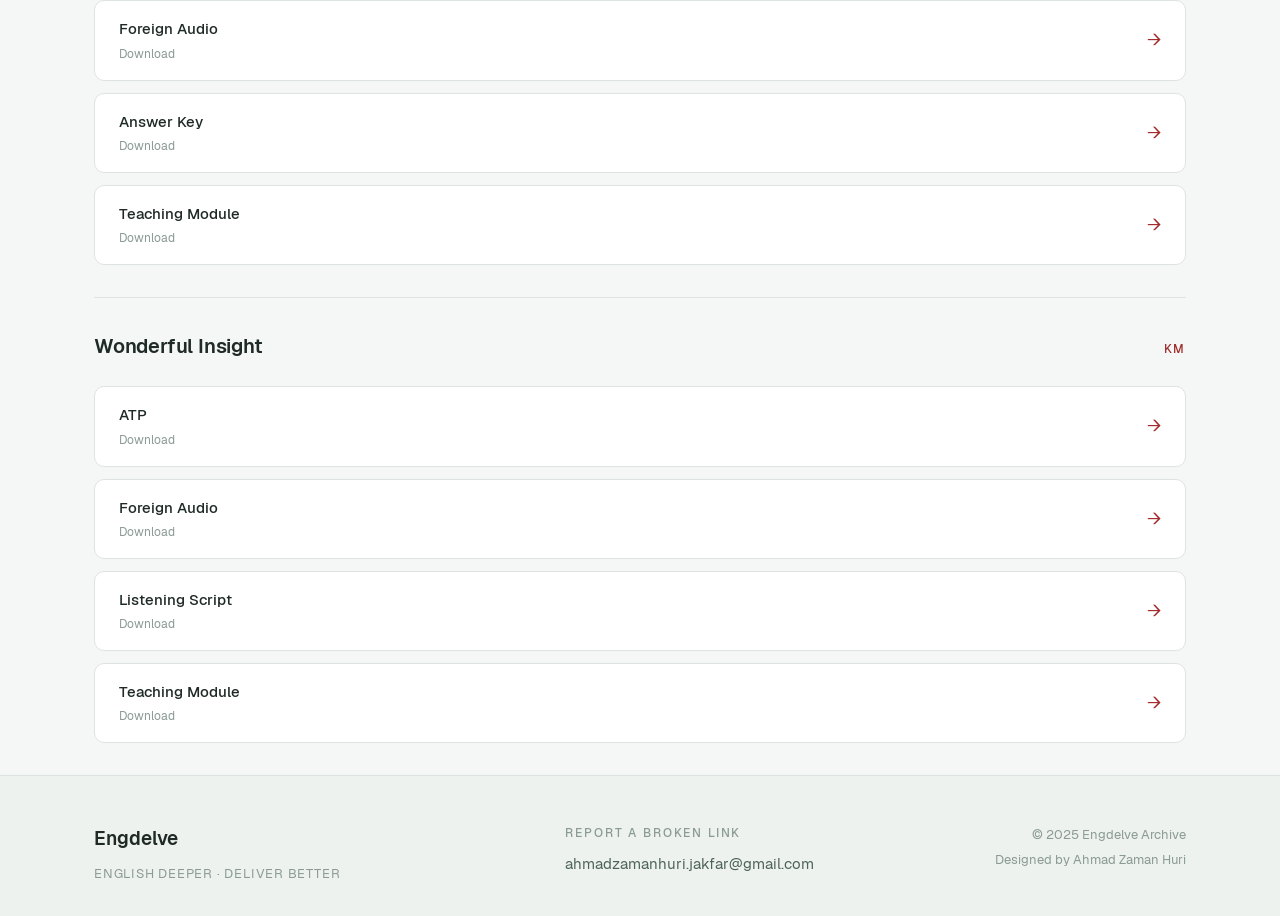
<file: Grade8/KM.html>
<!DOCTYPE html>
<!-- 
  Engdelve Archive — Grade 8 Kurikulum Merdeka
  Design & Development: Ahmad Zaman Huri
-->
<html lang="en">
<head>
  <meta charset="UTF-8">
  <meta name="viewport" content="width=device-width, initial-scale=1.0">
  <meta name="description" content="Grade 8 Kurikulum Merdeka resources — Bright an English, Bupena, Interact, Wonderful Insight.">
  <title>Grade 8 — Kurikulum Merdeka — Engdelve Archive</title>
  <link rel="icon" type="image/svg+xml" href="../favicon.svg">
  <link rel="preload" href="../assets/fonts/Geist-Regular.woff2" as="font" type="font/woff2" crossorigin>
  <link rel="stylesheet" href="../assets/style.css">
</head>
<body>

  <header class="site-header" role="banner">
    <div class="container header-inner">
      <a href="../index.html" class="brand">
        <span class="brand-mark" aria-hidden="true"></span>
        <span class="brand-name">Engdelve</span>
      </a>
      <nav class="site-nav" aria-label="Primary">
        <a href="../index.html#collection">Collection</a>
        <a href="../index.html#about">About</a>
        <a href="../index.html#contact">Contact</a>
      </nav>
      <button class="lang-toggle" id="langToggle" type="button" aria-label="Switch language">
        <span class="lang-current">EN</span>
        <span class="lang-divider" aria-hidden="true">/</span>
        <span class="lang-alt">ID</span>
      </button>
    </div>
  </header>

  <main id="main" class="accent-km">
    <section class="page-header">
      <div class="container">
        <a href="index.html" class="page-back">
          <span class="arrow" aria-hidden="true">←</span>
          <span data-en="Back to Grade 8" data-id="Kembali ke Kelas 8">Back to Grade 8</span>
        </a>
        <p class="page-eyebrow">KM · Grade 8</p>
        <h1 class="page-title" data-en="Kurikulum Merdeka" data-id="Kurikulum Merdeka">
          Kurikulum Merdeka
        </h1>
        <p class="page-lede" data-en="Erlangga provides several selected book series, deemed most suitable to support students' knowledge in the Kurikulum Merdeka." data-id="Erlangga menyediakan beberapa seri buku pilihan, dinilai paling sesuai untuk mendukung pengetahuan siswa dalam Kurikulum Merdeka.">
          Erlangga provides several selected book series, deemed most suitable to support students' knowledge in the Kurikulum Merdeka.
        </p>
      </div>
    </section>

    <section class="container">

      <!-- BRIGHT AN ENGLISH -->
      <div class="book-section">
        <div class="book-header">
          <h2 class="book-name">Bright an English</h2>
          <span class="book-tag">KM</span>
        </div>
        <div class="resource-list">
          <a href="https://sapphire-neighbouring-chimpanzee-802.mypinata.cloud/ipfs/bafybeic43674brxzagifxhlwrb4mlic5bleutp3my3svs5gznnn35tq5zu" target="_blank" rel="noopener" class="resource-link">
            <span class="resource-info">
              <span class="resource-name">ATP</span>
              <span class="resource-meta">Download</span>
            </span>
            <span class="resource-arrow" aria-hidden="true">→</span>
          </a>
          <a href="https://sapphire-neighbouring-chimpanzee-802.mypinata.cloud/ipfs/bafybeibfujsmsugfp2gzxbpoqgg7uv3huonseijpd6e2l76qcgyywv244q" target="_blank" rel="noopener" class="resource-link">
            <span class="resource-info">
              <span class="resource-name" data-en="Foreign Audio" data-id="Audio Asing">Foreign Audio</span>
              <span class="resource-meta">Download</span>
            </span>
            <span class="resource-arrow" aria-hidden="true">→</span>
          </a>
          <a href="https://sapphire-neighbouring-chimpanzee-802.mypinata.cloud/ipfs/bafkreifycxtgsq6igkca6ga6bybmiep26oq2miwtmkzxmhhn77d235jquy" target="_blank" rel="noopener" class="resource-link">
            <span class="resource-info">
              <span class="resource-name" data-en="Answer Key" data-id="Kunci Jawaban">Answer Key</span>
              <span class="resource-meta">Download</span>
            </span>
            <span class="resource-arrow" aria-hidden="true">→</span>
          </a>
          <a href="https://sapphire-neighbouring-chimpanzee-802.mypinata.cloud/ipfs/bafybeie2edjin2c5bvs533zvze5tfj6t7qofceadhhya7q5b3d45kel4xm" target="_blank" rel="noopener" class="resource-link">
            <span class="resource-info">
              <span class="resource-name" data-en="Listening Script" data-id="Skrip Mendengarkan">Listening Script</span>
              <span class="resource-meta">Download</span>
            </span>
            <span class="resource-arrow" aria-hidden="true">→</span>
          </a>
          <a href="https://sapphire-neighbouring-chimpanzee-802.mypinata.cloud/ipfs/bafybeicobbfewfundxmceuxer65kzjoxwoqtjyc5gmsosyn6l5kuzctqti" target="_blank" rel="noopener" class="resource-link">
            <span class="resource-info">
              <span class="resource-name" data-en="Teaching Media" data-id="Media Pengajaran">Teaching Media</span>
              <span class="resource-meta">Download</span>
            </span>
            <span class="resource-arrow" aria-hidden="true">→</span>
          </a>
          <a href="https://sapphire-neighbouring-chimpanzee-802.mypinata.cloud/ipfs/bafybeieanyfngfiozrmyiuzut5whnklowvlhzg3ybdsf74maex6x5c7ym4" target="_blank" rel="noopener" class="resource-link">
            <span class="resource-info">
              <span class="resource-name" data-en="Teaching Module" data-id="Modul Pengajaran">Teaching Module</span>
              <span class="resource-meta">Download</span>
            </span>
            <span class="resource-arrow" aria-hidden="true">→</span>
          </a>
          <a href="https://sapphire-neighbouring-chimpanzee-802.mypinata.cloud/ipfs/bafybeic2msyd5pzsui6d4mviucntmv5q7f4ishixpfo6se3rzfgrighera" target="_blank" rel="noopener" class="resource-link">
            <span class="resource-info">
              <span class="resource-name" data-en="Foreign Language Video" data-id="Video Bahasa Asing">Foreign Language Video</span>
              <span class="resource-meta">Download</span>
            </span>
            <span class="resource-arrow" aria-hidden="true">→</span>
          </a>
        </div>
      </div>

      <!-- BUPENA -->
      <div class="book-section">
        <div class="book-header">
          <h2 class="book-name">Bupena</h2>
          <span class="book-tag">KM</span>
        </div>
        <div class="resource-list">
          <a href="https://sapphire-neighbouring-chimpanzee-802.mypinata.cloud/ipfs/bafybeieomryr2gi2fe4g7yki5apiz25ppdsxlg6ssvtoig5tqlzodcpzmi" target="_blank" rel="noopener" class="resource-link">
            <span class="resource-info">
              <span class="resource-name" data-en="Foreign Audio" data-id="Audio Asing">Foreign Audio</span>
              <span class="resource-meta">Download</span>
            </span>
            <span class="resource-arrow" aria-hidden="true">→</span>
          </a>
          <a href="https://sapphire-neighbouring-chimpanzee-802.mypinata.cloud/ipfs/bafkreigazpoxutyqanzexptr65fdggoiee6ezv5pz4vhbejwgkbz45qdii" target="_blank" rel="noopener" class="resource-link">
            <span class="resource-info">
              <span class="resource-name" data-en="Answer Key" data-id="Kunci Jawaban">Answer Key</span>
              <span class="resource-meta">Download</span>
            </span>
            <span class="resource-arrow" aria-hidden="true">→</span>
          </a>
          <a href="https://sapphire-neighbouring-chimpanzee-802.mypinata.cloud/ipfs/bafkreih6wl3ubhjah27tquwtl5qhgmcga5eo64de5lrolvo7s2vut5nt6y" target="_blank" rel="noopener" class="resource-link">
            <span class="resource-info">
              <span class="resource-name" data-en="Listening Script" data-id="Skrip Mendengarkan">Listening Script</span>
              <span class="resource-meta">Download</span>
            </span>
            <span class="resource-arrow" aria-hidden="true">→</span>
          </a>
        </div>
      </div>

      <!-- INTERACT -->
      <div class="book-section">
        <div class="book-header">
          <h2 class="book-name">Interact</h2>
          <span class="book-tag">KM</span>
        </div>
        <div class="resource-list">
          <a href="https://sapphire-neighbouring-chimpanzee-802.mypinata.cloud/ipfs/bafybeid4czvpoapss6tksqagf6ymtdwvuwrlyyywgxonnatawmqj5lix7i" target="_blank" rel="noopener" class="resource-link">
            <span class="resource-info">
              <span class="resource-name" data-en="Foreign Audio" data-id="Audio Asing">Foreign Audio</span>
              <span class="resource-meta">Download</span>
            </span>
            <span class="resource-arrow" aria-hidden="true">→</span>
          </a>
          <a href="https://sapphire-neighbouring-chimpanzee-802.mypinata.cloud/ipfs/bafkreid42nv24bka3ntewkkyv226qykkvvhec4r3putctbpadmb2q4hg6e" target="_blank" rel="noopener" class="resource-link">
            <span class="resource-info">
              <span class="resource-name" data-en="Answer Key" data-id="Kunci Jawaban">Answer Key</span>
              <span class="resource-meta">Download</span>
            </span>
            <span class="resource-arrow" aria-hidden="true">→</span>
          </a>
          <a href="https://sapphire-neighbouring-chimpanzee-802.mypinata.cloud/ipfs/bafybeifmr6ybuypqxieu3delofcj6dzem5vgqcaxjg63uo5htqga6sutqa" target="_blank" rel="noopener" class="resource-link">
            <span class="resource-info">
              <span class="resource-name" data-en="Teaching Module" data-id="Modul Pengajaran">Teaching Module</span>
              <span class="resource-meta">Download</span>
            </span>
            <span class="resource-arrow" aria-hidden="true">→</span>
          </a>
        </div>
      </div>

      <!-- WONDERFUL INSIGHT -->
      <div class="book-section">
        <div class="book-header">
          <h2 class="book-name">Wonderful Insight</h2>
          <span class="book-tag">KM</span>
        </div>
        <div class="resource-list">
          <a href="https://sapphire-neighbouring-chimpanzee-802.mypinata.cloud/ipfs/bafkreieyldmqeoionibvxefosrjle32ghnfcwsdb3pfag7bftnikpzvhim" target="_blank" rel="noopener" class="resource-link">
            <span class="resource-info">
              <span class="resource-name">ATP</span>
              <span class="resource-meta">Download</span>
            </span>
            <span class="resource-arrow" aria-hidden="true">→</span>
          </a>
          <a href="https://sapphire-neighbouring-chimpanzee-802.mypinata.cloud/ipfs/bafybeiby3bnqyq5uw2cskxjerwk4vt35evs45iljpc6t4whrjkr2zl32jq" target="_blank" rel="noopener" class="resource-link">
            <span class="resource-info">
              <span class="resource-name" data-en="Foreign Audio" data-id="Audio Asing">Foreign Audio</span>
              <span class="resource-meta">Download</span>
            </span>
            <span class="resource-arrow" aria-hidden="true">→</span>
          </a>
          <a href="https://sapphire-neighbouring-chimpanzee-802.mypinata.cloud/ipfs/bafkreibdbscvxlnz3iksqdojszojg6rhghlqzeyr2pkahrwkmnxhgp63ie" target="_blank" rel="noopener" class="resource-link">
            <span class="resource-info">
              <span class="resource-name" data-en="Listening Script" data-id="Skrip Mendengarkan">Listening Script</span>
              <span class="resource-meta">Download</span>
            </span>
            <span class="resource-arrow" aria-hidden="true">→</span>
          </a>
          <a href="https://sapphire-neighbouring-chimpanzee-802.mypinata.cloud/ipfs/bafybeih3e2abfnfcepbqxw573kgpmhgbwnb6bufo55if64mvob6lah535a" target="_blank" rel="noopener" class="resource-link">
            <span class="resource-info">
              <span class="resource-name" data-en="Teaching Module" data-id="Modul Pengajaran">Teaching Module</span>
              <span class="resource-meta">Download</span>
            </span>
            <span class="resource-arrow" aria-hidden="true">→</span>
          </a>
        </div>
      </div>

    </section>
  </main>

  <footer class="site-footer">
    <div class="container footer-inner">
      <div class="footer-brand">
        <p class="footer-name">Engdelve</p>
        <p class="footer-tagline">English Deeper · Deliver Better</p>
      </div>
      <div class="footer-contact">
        <p class="footer-label" data-en="Report a broken link" data-id="Laporkan tautan rusak">Report a broken link</p>
        <a href="mailto:ahmadzamanhuri.jakfar@gmail.com" class="footer-link">
          ahmadzamanhuri.jakfar@gmail.com
        </a>
      </div>
      <div class="footer-meta">
        <p>© 2025 Engdelve Archive</p>
        <p data-en="Designed by Ahmad Zaman Huri" data-id="Dirancang oleh Ahmad Zaman Huri">
          Designed by Ahmad Zaman Huri
        </p>
      </div>
    </div>
  </footer>

  <script src="../assets/script.js" defer></script>
</body>
</html>
</file>
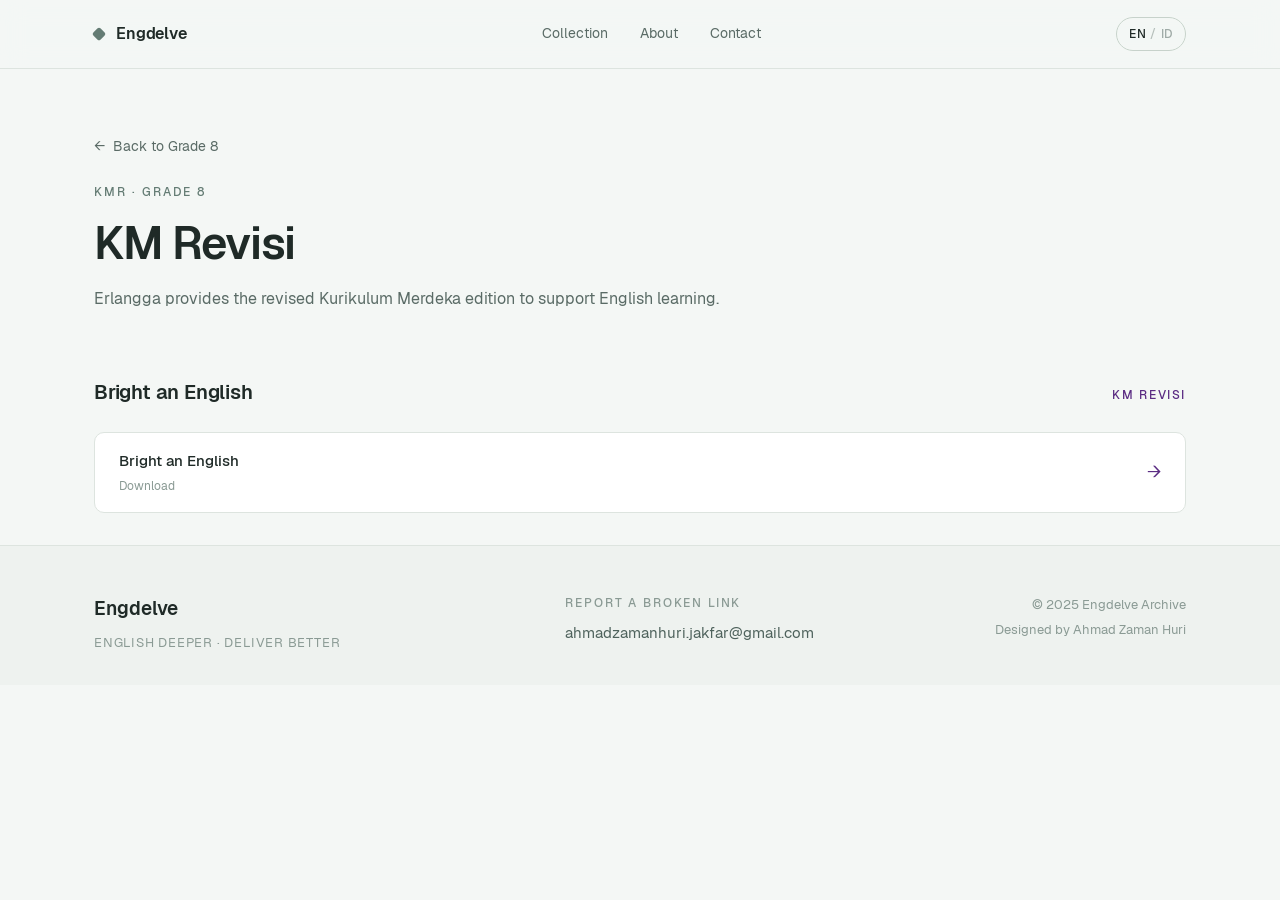
<file: Grade8/KMR.html>
<!DOCTYPE html>
<!-- 
  Engdelve Archive — Grade 8 KM Revisi
  Design & Development: Ahmad Zaman Huri
-->
<html lang="en">
<head>
  <meta charset="UTF-8">
  <meta name="viewport" content="width=device-width, initial-scale=1.0">
  <meta name="description" content="Grade 8 KM Revisi resources — Bright an English.">
  <title>Grade 8 — KM Revisi — Engdelve Archive</title>
  <link rel="icon" type="image/svg+xml" href="../favicon.svg">
  <link rel="preload" href="../assets/fonts/Geist-Regular.woff2" as="font" type="font/woff2" crossorigin>
  <link rel="stylesheet" href="../assets/style.css">
</head>
<body>

  <header class="site-header" role="banner">
    <div class="container header-inner">
      <a href="../index.html" class="brand">
        <span class="brand-mark" aria-hidden="true"></span>
        <span class="brand-name">Engdelve</span>
      </a>
      <nav class="site-nav" aria-label="Primary">
        <a href="../index.html#collection">Collection</a>
        <a href="../index.html#about">About</a>
        <a href="../index.html#contact">Contact</a>
      </nav>
      <button class="lang-toggle" id="langToggle" type="button" aria-label="Switch language">
        <span class="lang-current">EN</span>
        <span class="lang-divider" aria-hidden="true">/</span>
        <span class="lang-alt">ID</span>
      </button>
    </div>
  </header>

  <main id="main" class="accent-kmr">
    <section class="page-header">
      <div class="container">
        <a href="index.html" class="page-back">
          <span class="arrow" aria-hidden="true">←</span>
          <span data-en="Back to Grade 8" data-id="Kembali ke Kelas 8">Back to Grade 8</span>
        </a>
        <p class="page-eyebrow">KMR · Grade 8</p>
        <h1 class="page-title" data-en="KM Revisi" data-id="KM Revisi">
          KM Revisi
        </h1>
        <p class="page-lede" data-en="Erlangga provides the revised Kurikulum Merdeka edition to support English learning." data-id="Erlangga menyediakan edisi revisi Kurikulum Merdeka untuk mendukung pembelajaran bahasa Inggris.">
          Erlangga provides the revised Kurikulum Merdeka edition to support English learning.
        </p>
      </div>
    </section>

    <section class="container">
      <div class="book-section">
        <div class="book-header">
          <h2 class="book-name">Bright an English</h2>
          <span class="book-tag">KM Revisi</span>
        </div>
        <div class="resource-list">
          <a href="https://sapphire-neighbouring-chimpanzee-802.mypinata.cloud/ipfs/bafybeibbjhov2pv65khj6i7uo7ulxjt5q4i2z6zs2jk5qhi6ob7zmug55u" target="_blank" rel="noopener" class="resource-link">
            <span class="resource-info">
              <span class="resource-name" data-en="Bright an English" data-id="Bright an English">Bright an English</span>
              <span class="resource-meta">Download</span>
            </span>
            <span class="resource-arrow" aria-hidden="true">→</span>
          </a>
        </div>
      </div>
    </section>
  </main>

  <footer class="site-footer">
    <div class="container footer-inner">
      <div class="footer-brand">
        <p class="footer-name">Engdelve</p>
        <p class="footer-tagline">English Deeper · Deliver Better</p>
      </div>
      <div class="footer-contact">
        <p class="footer-label" data-en="Report a broken link" data-id="Laporkan tautan rusak">Report a broken link</p>
        <a href="mailto:ahmadzamanhuri.jakfar@gmail.com" class="footer-link">
          ahmadzamanhuri.jakfar@gmail.com
        </a>
      </div>
      <div class="footer-meta">
        <p>© 2025 Engdelve Archive</p>
        <p data-en="Designed by Ahmad Zaman Huri" data-id="Dirancang oleh Ahmad Zaman Huri">
          Designed by Ahmad Zaman Huri
        </p>
      </div>
    </div>
  </footer>

  <script src="../assets/script.js" defer></script>
</body>
</html>
</file>
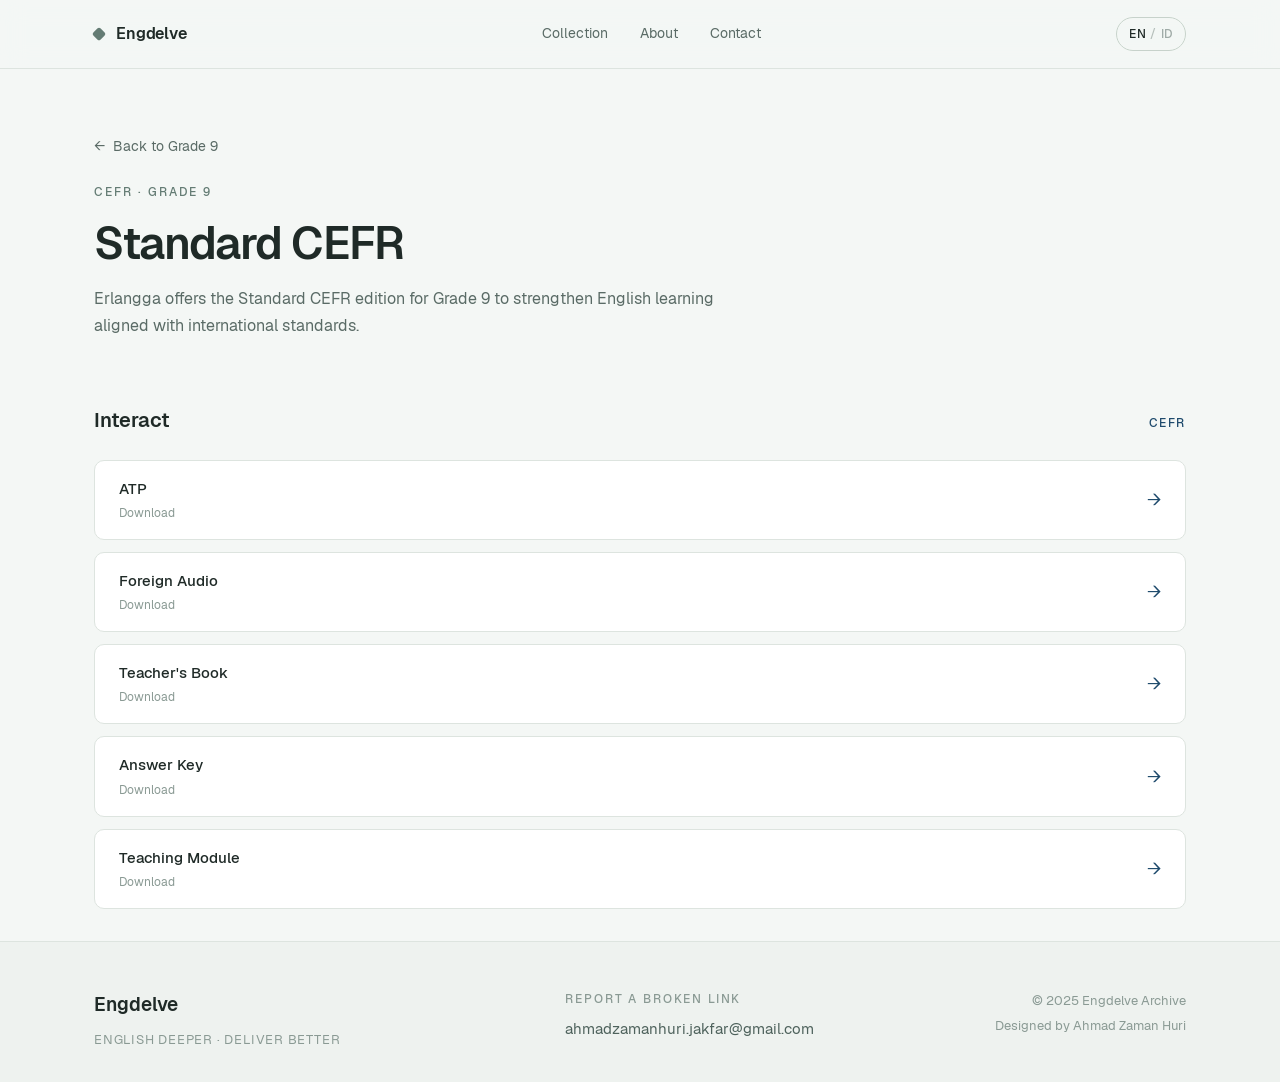
<file: Grade9/CEFR.html>
<!DOCTYPE html>
<!-- 
  Engdelve Archive — Grade 9 Standard CEFR
  Design & Development: Ahmad Zaman Huri
-->
<html lang="en">
<head>
  <meta charset="UTF-8">
  <meta name="viewport" content="width=device-width, initial-scale=1.0">
  <meta name="description" content="Grade 9 Standard CEFR resources — Interact.">
  <title>Grade 9 — Standard CEFR — Engdelve Archive</title>
  <link rel="icon" type="image/svg+xml" href="../favicon.svg">
  <link rel="preload" href="../assets/fonts/Geist-Regular.woff2" as="font" type="font/woff2" crossorigin>
  <link rel="stylesheet" href="../assets/style.css">
</head>
<body>

  <header class="site-header" role="banner">
    <div class="container header-inner">
      <a href="../index.html" class="brand">
        <span class="brand-mark" aria-hidden="true"></span>
        <span class="brand-name">Engdelve</span>
      </a>
      <nav class="site-nav" aria-label="Primary">
        <a href="../index.html#collection">Collection</a>
        <a href="../index.html#about">About</a>
        <a href="../index.html#contact">Contact</a>
      </nav>
      <button class="lang-toggle" id="langToggle" type="button" aria-label="Switch language">
        <span class="lang-current">EN</span>
        <span class="lang-divider" aria-hidden="true">/</span>
        <span class="lang-alt">ID</span>
      </button>
    </div>
  </header>

  <main id="main" class="accent-cefr">
    <section class="page-header">
      <div class="container">
        <a href="index.html" class="page-back">
          <span class="arrow" aria-hidden="true">←</span>
          <span data-en="Back to Grade 9" data-id="Kembali ke Kelas 9">Back to Grade 9</span>
        </a>
        <p class="page-eyebrow">CEFR · Grade 9</p>
        <h1 class="page-title" data-en="Standard CEFR" data-id="Standar CEFR">
          Standard CEFR
        </h1>
        <p class="page-lede" data-en="Erlangga offers the Standard CEFR edition for Grade 9 to strengthen English learning aligned with international standards." data-id="Erlangga menyediakan edisi Standar CEFR untuk Kelas 9 guna memperkuat pembelajaran Bahasa Inggris sesuai standar internasional.">
          Erlangga offers the Standard CEFR edition for Grade 9 to strengthen English learning aligned with international standards.
        </p>
      </div>
    </section>

    <section class="container">
      <div class="book-section">
        <div class="book-header">
          <h2 class="book-name">Interact</h2>
          <span class="book-tag">CEFR</span>
        </div>
        <div class="resource-list">
          <a href="https://sapphire-neighbouring-chimpanzee-802.mypinata.cloud/ipfs/bafkreid4stxpp6uwiawxyvac3qm2c3gxyaen4w3pzjs4p3levllr2mkdra" target="_blank" rel="noopener" class="resource-link">
            <span class="resource-info">
              <span class="resource-name">ATP</span>
              <span class="resource-meta">Download</span>
            </span>
            <span class="resource-arrow" aria-hidden="true">→</span>
          </a>
          <a href="https://sapphire-neighbouring-chimpanzee-802.mypinata.cloud/ipfs/bafybeiguhoxr4jc5qad3i2ewb6dbqfpdam6qpqwk3jkykqip4bayheersi" target="_blank" rel="noopener" class="resource-link">
            <span class="resource-info">
              <span class="resource-name" data-en="Foreign Audio" data-id="Audio Bahasa Asing">Foreign Audio</span>
              <span class="resource-meta">Download</span>
            </span>
            <span class="resource-arrow" aria-hidden="true">→</span>
          </a>
          <a href="https://sapphire-neighbouring-chimpanzee-802.mypinata.cloud/ipfs/bafybeictcpalu4iiokywt56t62y5et7afdvsgfuzmwyzq3ii5pwdmlijdy" target="_blank" rel="noopener" class="resource-link">
            <span class="resource-info">
              <span class="resource-name" data-en="Teacher's Book" data-id="Buku Guru">Teacher's Book</span>
              <span class="resource-meta">Download</span>
            </span>
            <span class="resource-arrow" aria-hidden="true">→</span>
          </a>
          <a href="https://sapphire-neighbouring-chimpanzee-802.mypinata.cloud/ipfs/bafybeiguw5spwagulrx6chcu2qebro56hs4wxge3kgsjnd57oj76fvdxwq" target="_blank" rel="noopener" class="resource-link">
            <span class="resource-info">
              <span class="resource-name" data-en="Answer Key" data-id="Kunci Jawaban">Answer Key</span>
              <span class="resource-meta">Download</span>
            </span>
            <span class="resource-arrow" aria-hidden="true">→</span>
          </a>
          <a href="https://sapphire-neighbouring-chimpanzee-802.mypinata.cloud/ipfs/bafybeihho6jx6m733l3is65fyvckkswl2ounytn7co66oc72ehccfstw34" target="_blank" rel="noopener" class="resource-link">
            <span class="resource-info">
              <span class="resource-name" data-en="Teaching Module" data-id="Modul Ajar">Teaching Module</span>
              <span class="resource-meta">Download</span>
            </span>
            <span class="resource-arrow" aria-hidden="true">→</span>
          </a>
        </div>
      </div>
    </section>
  </main>

  <footer class="site-footer">
    <div class="container footer-inner">
      <div class="footer-brand">
        <p class="footer-name">Engdelve</p>
        <p class="footer-tagline">English Deeper · Deliver Better</p>
      </div>
      <div class="footer-contact">
        <p class="footer-label" data-en="Report a broken link" data-id="Laporkan tautan rusak">Report a broken link</p>
        <a href="mailto:ahmadzamanhuri.jakfar@gmail.com" class="footer-link">
          ahmadzamanhuri.jakfar@gmail.com
        </a>
      </div>
      <div class="footer-meta">
        <p>© 2025 Engdelve Archive</p>
        <p data-en="Designed by Ahmad Zaman Huri" data-id="Dirancang oleh Ahmad Zaman Huri">
          Designed by Ahmad Zaman Huri
        </p>
      </div>
    </div>
  </footer>

  <script src="../assets/script.js" defer></script>
</body>
</html>
</file>
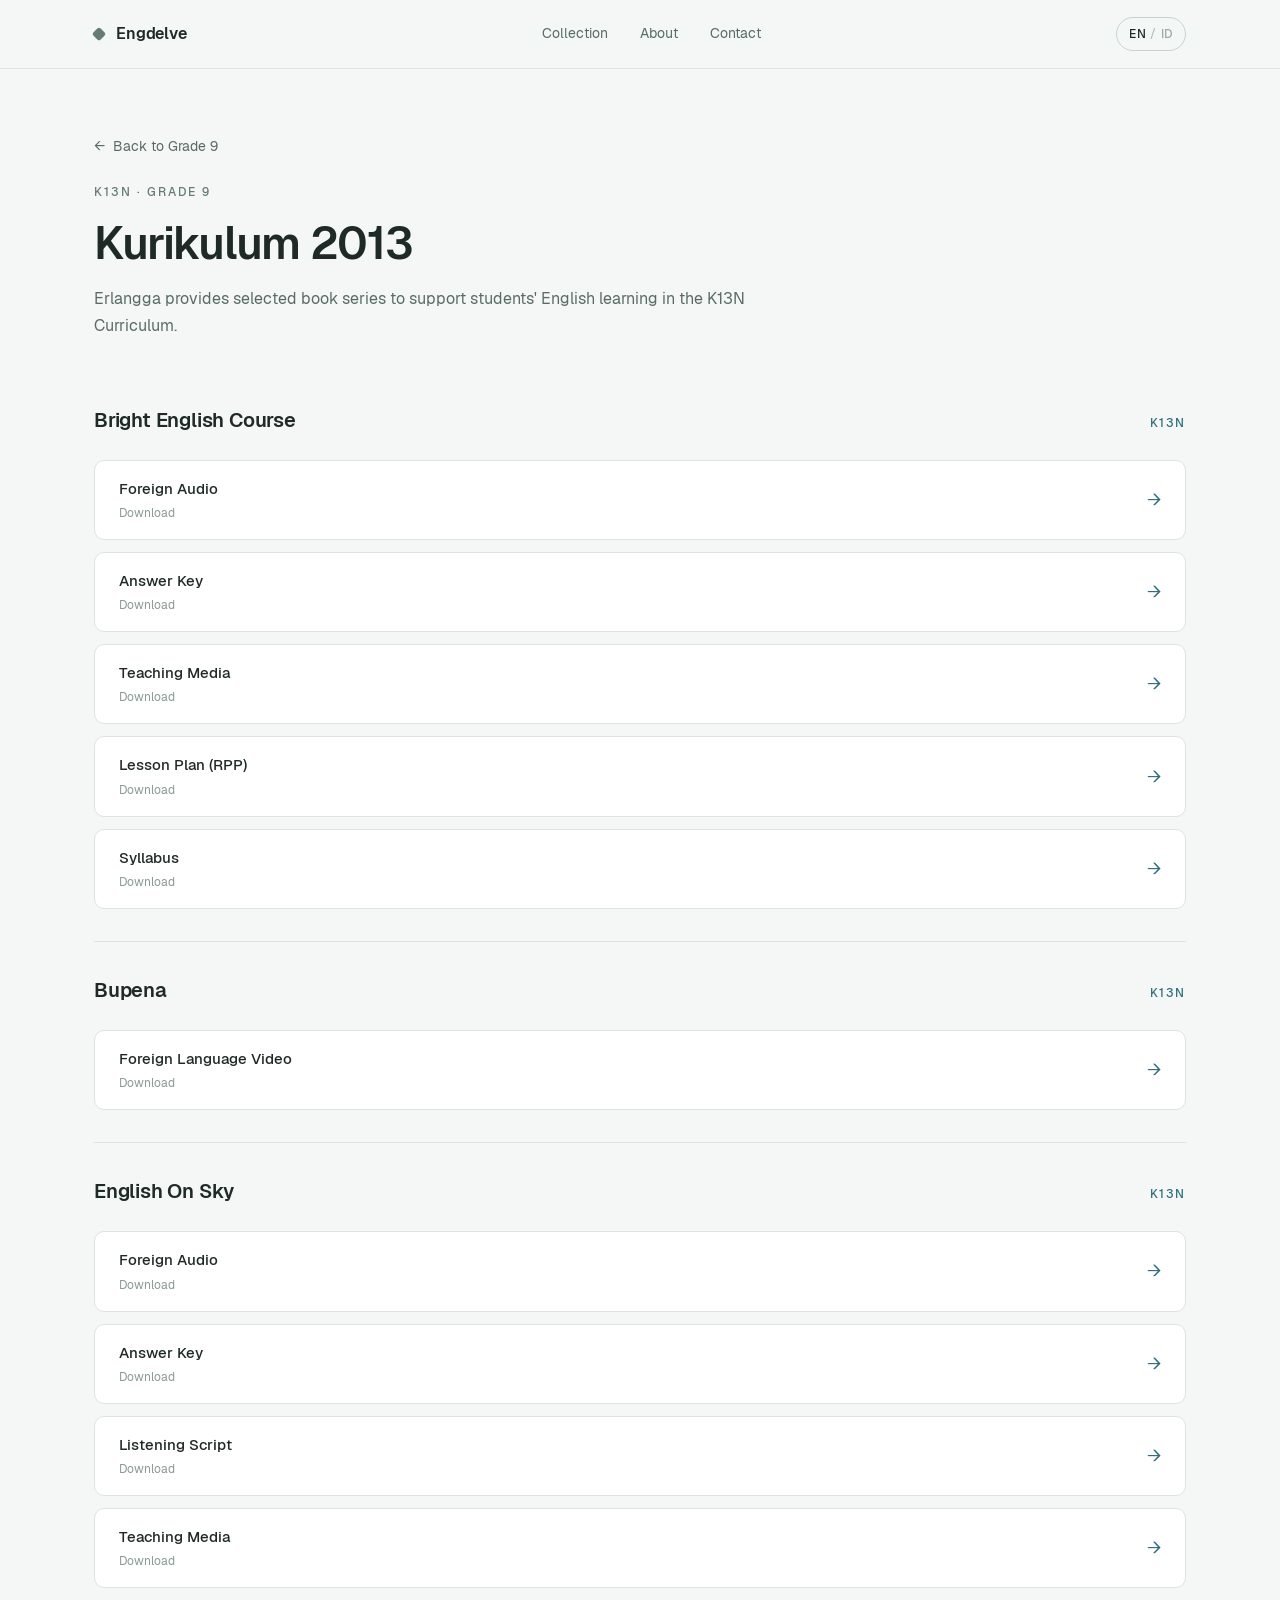
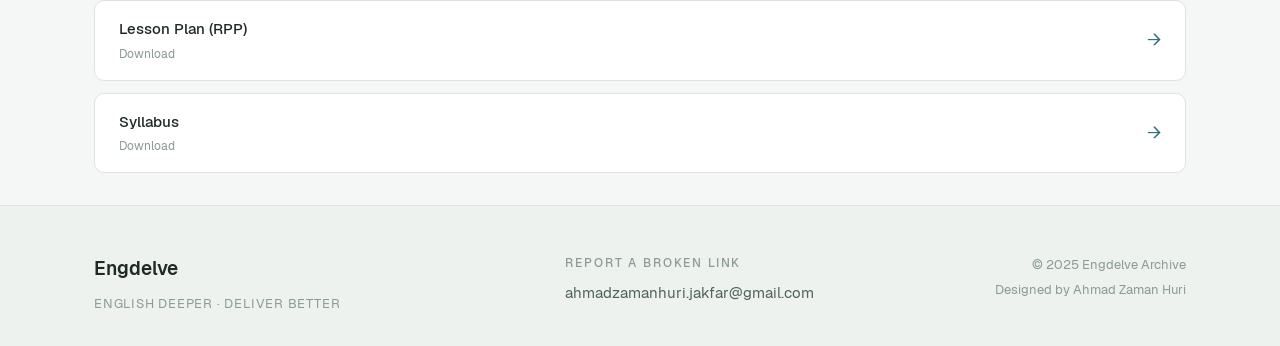
<file: Grade9/K13N.html>
<!DOCTYPE html>
<!-- 
  Engdelve Archive — Grade 9 K13N
  Design & Development: Ahmad Zaman Huri
-->
<html lang="en">
<head>
  <meta charset="UTF-8">
  <meta name="viewport" content="width=device-width, initial-scale=1.0">
  <meta name="description" content="Grade 9 K13N resources — Bright English Course, Bupena, English On Sky.">
  <title>Grade 9 — K13N — Engdelve Archive</title>
  <link rel="icon" type="image/svg+xml" href="../favicon.svg">
  <link rel="preload" href="../assets/fonts/Geist-Regular.woff2" as="font" type="font/woff2" crossorigin>
  <link rel="stylesheet" href="../assets/style.css">
</head>
<body>

  <header class="site-header" role="banner">
    <div class="container header-inner">
      <a href="../index.html" class="brand">
        <span class="brand-mark" aria-hidden="true"></span>
        <span class="brand-name">Engdelve</span>
      </a>
      <nav class="site-nav" aria-label="Primary">
        <a href="../index.html#collection">Collection</a>
        <a href="../index.html#about">About</a>
        <a href="../index.html#contact">Contact</a>
      </nav>
      <button class="lang-toggle" id="langToggle" type="button" aria-label="Switch language">
        <span class="lang-current">EN</span>
        <span class="lang-divider" aria-hidden="true">/</span>
        <span class="lang-alt">ID</span>
      </button>
    </div>
  </header>

  <main id="main" class="accent-k13n">
    <section class="page-header">
      <div class="container">
        <a href="index.html" class="page-back">
          <span class="arrow" aria-hidden="true">←</span>
          <span data-en="Back to Grade 9" data-id="Kembali ke Kelas 9">Back to Grade 9</span>
        </a>
        <p class="page-eyebrow">K13N · Grade 9</p>
        <h1 class="page-title" data-en="Kurikulum 2013" data-id="Kurikulum 2013">
          Kurikulum 2013
        </h1>
        <p class="page-lede" data-en="Erlangga provides selected book series to support students' English learning in the K13N Curriculum." data-id="Erlangga menyediakan seri buku pilihan untuk mendukung pembelajaran Bahasa Inggris siswa dalam Kurikulum K13N.">
          Erlangga provides selected book series to support students' English learning in the K13N Curriculum.
        </p>
      </div>
    </section>

    <section class="container">

      <!-- BRIGHT ENGLISH COURSE -->
      <div class="book-section">
        <div class="book-header">
          <h2 class="book-name">Bright English Course</h2>
          <span class="book-tag">K13N</span>
        </div>
        <div class="resource-list">
          <a href="https://sapphire-neighbouring-chimpanzee-802.mypinata.cloud/ipfs/bafybeies6n2ucjvmsfs3444mekqptm5hkzpxijxwqifc2juz66gl2ivscq" target="_blank" rel="noopener" class="resource-link">
            <span class="resource-info">
              <span class="resource-name" data-en="Foreign Audio" data-id="Audio Bahasa Asing">Foreign Audio</span>
              <span class="resource-meta">Download</span>
            </span>
            <span class="resource-arrow" aria-hidden="true">→</span>
          </a>
          <a href="https://sapphire-neighbouring-chimpanzee-802.mypinata.cloud/ipfs/bafkreid2qukhacutsrsmw6c6g6xofsjebmlhnbd4xr63wkmbkdfzuuyodq" target="_blank" rel="noopener" class="resource-link">
            <span class="resource-info">
              <span class="resource-name" data-en="Answer Key" data-id="Kunci Jawaban">Answer Key</span>
              <span class="resource-meta">Download</span>
            </span>
            <span class="resource-arrow" aria-hidden="true">→</span>
          </a>
          <a href="https://sapphire-neighbouring-chimpanzee-802.mypinata.cloud/ipfs/bafybeicajytclwtwv2dmkbwin7iai2od4xr4oywbcjo5chbs3cz5evfacq" target="_blank" rel="noopener" class="resource-link">
            <span class="resource-info">
              <span class="resource-name" data-en="Teaching Media" data-id="Media Pengajaran">Teaching Media</span>
              <span class="resource-meta">Download</span>
            </span>
            <span class="resource-arrow" aria-hidden="true">→</span>
          </a>
          <a href="https://sapphire-neighbouring-chimpanzee-802.mypinata.cloud/ipfs/bafybeicquqygp4epyju6i2ctzkahfstf3mi2gvl3nu3kf734ygyvyrrg3a" target="_blank" rel="noopener" class="resource-link">
            <span class="resource-info">
              <span class="resource-name" data-en="Lesson Plan (RPP)" data-id="Rencana Pelaksanaan Pembelajaran (RPP)">Lesson Plan (RPP)</span>
              <span class="resource-meta">Download</span>
            </span>
            <span class="resource-arrow" aria-hidden="true">→</span>
          </a>
          <a href="https://sapphire-neighbouring-chimpanzee-802.mypinata.cloud/ipfs/bafkreia4vhd6gjundntet6cco4i6rulcaz5vl2t43y7x247fifgasbzyha" target="_blank" rel="noopener" class="resource-link">
            <span class="resource-info">
              <span class="resource-name" data-en="Syllabus" data-id="Silabus">Syllabus</span>
              <span class="resource-meta">Download</span>
            </span>
            <span class="resource-arrow" aria-hidden="true">→</span>
          </a>
        </div>
      </div>

      <!-- BUPENA -->
      <div class="book-section">
        <div class="book-header">
          <h2 class="book-name">Bupena</h2>
          <span class="book-tag">K13N</span>
        </div>
        <div class="resource-list">
          <a href="https://sapphire-neighbouring-chimpanzee-802.mypinata.cloud/ipfs/bafybeicoeqnh73yxfc6obqilohmbinpdibgrhcaxmyf7o5gra6rd4eluiq" target="_blank" rel="noopener" class="resource-link">
            <span class="resource-info">
              <span class="resource-name" data-en="Foreign Language Video" data-id="Video Bahasa Asing">Foreign Language Video</span>
              <span class="resource-meta">Download</span>
            </span>
            <span class="resource-arrow" aria-hidden="true">→</span>
          </a>
        </div>
      </div>

      <!-- ENGLISH ON SKY -->
      <div class="book-section">
        <div class="book-header">
          <h2 class="book-name">English On Sky</h2>
          <span class="book-tag">K13N</span>
        </div>
        <div class="resource-list">
          <a href="https://sapphire-neighbouring-chimpanzee-802.mypinata.cloud/ipfs/bafybeic73shlwdn4p2pxvylc5tdcjhdy24fgybajv2ln546lkkgx63w2hq" target="_blank" rel="noopener" class="resource-link">
            <span class="resource-info">
              <span class="resource-name" data-en="Foreign Audio" data-id="Audio Bahasa Asing">Foreign Audio</span>
              <span class="resource-meta">Download</span>
            </span>
            <span class="resource-arrow" aria-hidden="true">→</span>
          </a>
          <a href="https://sapphire-neighbouring-chimpanzee-802.mypinata.cloud/ipfs/bafkreidkvkfeamq3fyq257b2az2xexwbavex77uqtspwv6ew35gvmworbq" target="_blank" rel="noopener" class="resource-link">
            <span class="resource-info">
              <span class="resource-name" data-en="Answer Key" data-id="Kunci Jawaban">Answer Key</span>
              <span class="resource-meta">Download</span>
            </span>
            <span class="resource-arrow" aria-hidden="true">→</span>
          </a>
          <a href="https://sapphire-neighbouring-chimpanzee-802.mypinata.cloud/ipfs/bafkreiffscbq3odzmuwucmf43bcfrv2mtvoolbyo3dwvc7gsbuwzv6cyey" target="_blank" rel="noopener" class="resource-link">
            <span class="resource-info">
              <span class="resource-name" data-en="Listening Script" data-id="Skrip Mendengarkan">Listening Script</span>
              <span class="resource-meta">Download</span>
            </span>
            <span class="resource-arrow" aria-hidden="true">→</span>
          </a>
          <a href="https://sapphire-neighbouring-chimpanzee-802.mypinata.cloud/ipfs/bafybeic352ezfwdsfv42h5jwjclbyumdij6o2ckclnlsn7tbwqy455z7ha" target="_blank" rel="noopener" class="resource-link">
            <span class="resource-info">
              <span class="resource-name" data-en="Teaching Media" data-id="Media Pengajaran">Teaching Media</span>
              <span class="resource-meta">Download</span>
            </span>
            <span class="resource-arrow" aria-hidden="true">→</span>
          </a>
          <a href="https://sapphire-neighbouring-chimpanzee-802.mypinata.cloud/ipfs/bafybeihv476on67v5mbsxfs5yf4rti64ojsu34fagkrhvyumgc5vogmlrm" target="_blank" rel="noopener" class="resource-link">
            <span class="resource-info">
              <span class="resource-name" data-en="Lesson Plan (RPP)" data-id="Rencana Pelaksanaan Pembelajaran (RPP)">Lesson Plan (RPP)</span>
              <span class="resource-meta">Download</span>
            </span>
            <span class="resource-arrow" aria-hidden="true">→</span>
          </a>
          <a href="https://sapphire-neighbouring-chimpanzee-802.mypinata.cloud/ipfs/bafkreidaq3x6bkfpon3xqntkbif42zaf5gpwvm4llfjsskmqoz25sjk6na" target="_blank" rel="noopener" class="resource-link">
            <span class="resource-info">
              <span class="resource-name" data-en="Syllabus" data-id="Silabus">Syllabus</span>
              <span class="resource-meta">Download</span>
            </span>
            <span class="resource-arrow" aria-hidden="true">→</span>
          </a>
        </div>
      </div>

    </section>
  </main>

  <footer class="site-footer">
    <div class="container footer-inner">
      <div class="footer-brand">
        <p class="footer-name">Engdelve</p>
        <p class="footer-tagline">English Deeper · Deliver Better</p>
      </div>
      <div class="footer-contact">
        <p class="footer-label" data-en="Report a broken link" data-id="Laporkan tautan rusak">Report a broken link</p>
        <a href="mailto:ahmadzamanhuri.jakfar@gmail.com" class="footer-link">
          ahmadzamanhuri.jakfar@gmail.com
        </a>
      </div>
      <div class="footer-meta">
        <p>© 2025 Engdelve Archive</p>
        <p data-en="Designed by Ahmad Zaman Huri" data-id="Dirancang oleh Ahmad Zaman Huri">
          Designed by Ahmad Zaman Huri
        </p>
      </div>
    </div>
  </footer>

  <script src="../assets/script.js" defer></script>
</body>
</html>
</file>
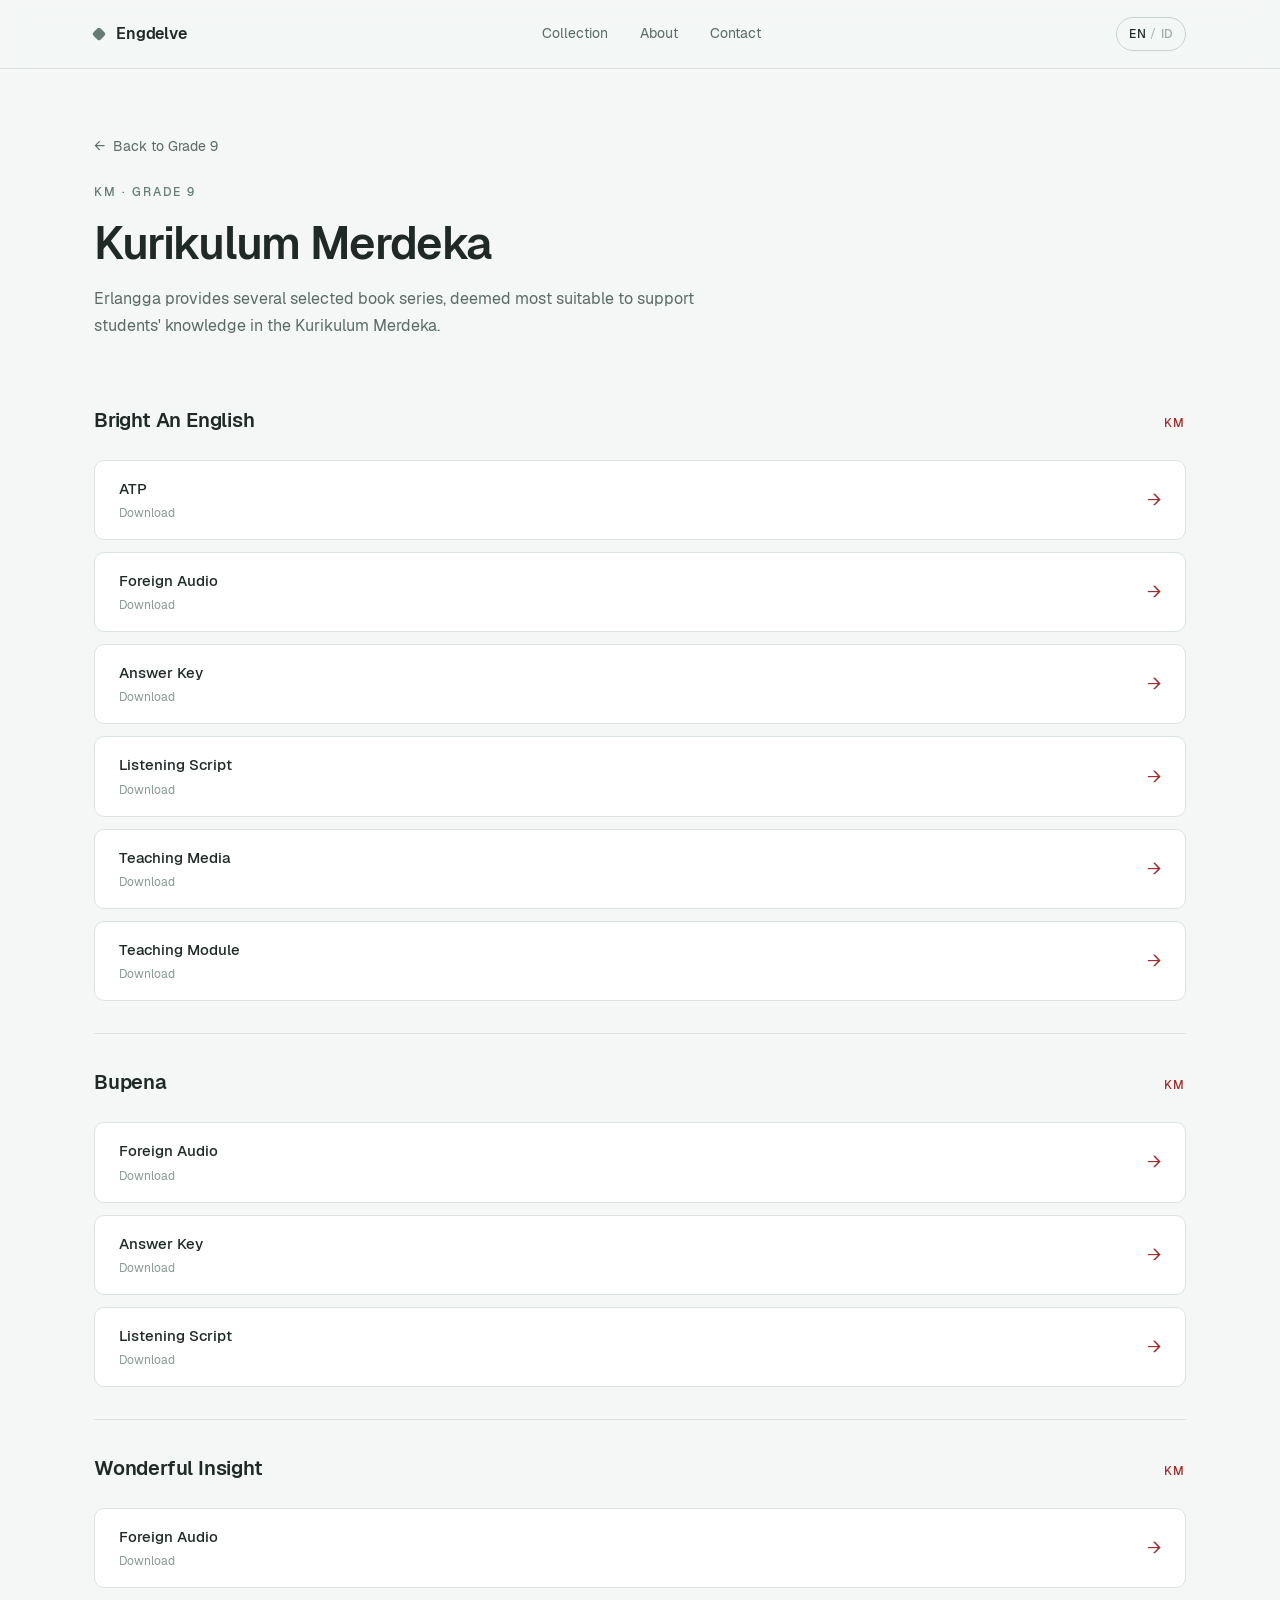
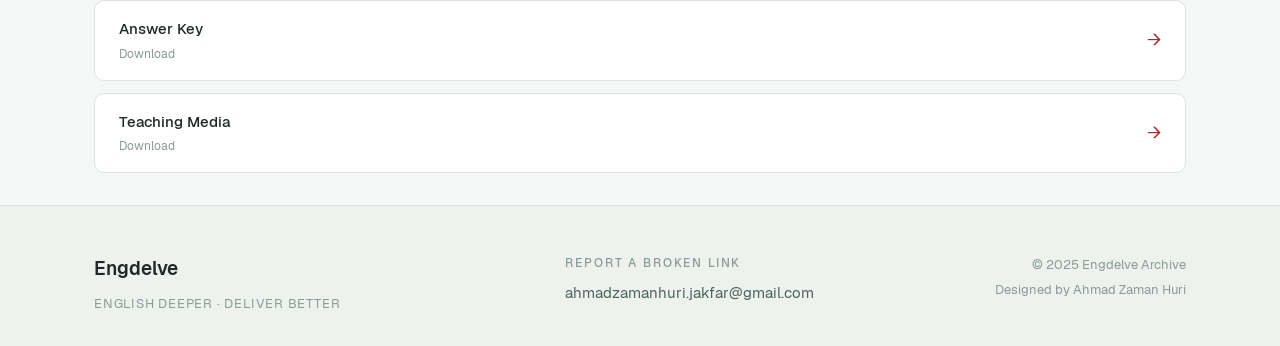
<file: Grade9/KM.html>
<!DOCTYPE html>
<!-- 
  Engdelve Archive — Grade 9 Kurikulum Merdeka
  Design & Development: Ahmad Zaman Huri
-->
<html lang="en">
<head>
  <meta charset="UTF-8">
  <meta name="viewport" content="width=device-width, initial-scale=1.0">
  <meta name="description" content="Grade 9 Kurikulum Merdeka resources — Bright An English, Bupena, Wonderful Insight.">
  <title>Grade 9 — Kurikulum Merdeka — Engdelve Archive</title>
  <link rel="icon" type="image/svg+xml" href="../favicon.svg">
  <link rel="preload" href="../assets/fonts/Geist-Regular.woff2" as="font" type="font/woff2" crossorigin>
  <link rel="stylesheet" href="../assets/style.css">
</head>
<body>

  <header class="site-header" role="banner">
    <div class="container header-inner">
      <a href="../index.html" class="brand">
        <span class="brand-mark" aria-hidden="true"></span>
        <span class="brand-name">Engdelve</span>
      </a>
      <nav class="site-nav" aria-label="Primary">
        <a href="../index.html#collection">Collection</a>
        <a href="../index.html#about">About</a>
        <a href="../index.html#contact">Contact</a>
      </nav>
      <button class="lang-toggle" id="langToggle" type="button" aria-label="Switch language">
        <span class="lang-current">EN</span>
        <span class="lang-divider" aria-hidden="true">/</span>
        <span class="lang-alt">ID</span>
      </button>
    </div>
  </header>

  <main id="main" class="accent-km">
    <section class="page-header">
      <div class="container">
        <a href="index.html" class="page-back">
          <span class="arrow" aria-hidden="true">←</span>
          <span data-en="Back to Grade 9" data-id="Kembali ke Kelas 9">Back to Grade 9</span>
        </a>
        <p class="page-eyebrow">KM · Grade 9</p>
        <h1 class="page-title" data-en="Kurikulum Merdeka" data-id="Kurikulum Merdeka">
          Kurikulum Merdeka
        </h1>
        <p class="page-lede" data-en="Erlangga provides several selected book series, deemed most suitable to support students' knowledge in the Kurikulum Merdeka." data-id="Erlangga menyediakan beberapa seri buku pilihan, dinilai paling sesuai untuk mendukung pengetahuan siswa dalam Kurikulum Merdeka.">
          Erlangga provides several selected book series, deemed most suitable to support students' knowledge in the Kurikulum Merdeka.
        </p>
      </div>
    </section>

    <section class="container">

      <!-- BRIGHT AN ENGLISH -->
      <div class="book-section">
        <div class="book-header">
          <h2 class="book-name">Bright An English</h2>
          <span class="book-tag">KM</span>
        </div>
        <div class="resource-list">
          <a href="https://sapphire-neighbouring-chimpanzee-802.mypinata.cloud/ipfs/bafkreia5zrtg5tsmmlrpzgjwee3aalgpggwb6nias7ml7hbwlts3ey23dq" target="_blank" rel="noopener" class="resource-link">
            <span class="resource-info">
              <span class="resource-name">ATP</span>
              <span class="resource-meta">Download</span>
            </span>
            <span class="resource-arrow" aria-hidden="true">→</span>
          </a>
          <a href="https://sapphire-neighbouring-chimpanzee-802.mypinata.cloud/ipfs/bafybeifrbpj2krixdss6a74bzfsvjycb6muqk6g7mortii47qnfw2tuoxu" target="_blank" rel="noopener" class="resource-link">
            <span class="resource-info">
              <span class="resource-name" data-en="Foreign Audio" data-id="Audio Bahasa Asing">Foreign Audio</span>
              <span class="resource-meta">Download</span>
            </span>
            <span class="resource-arrow" aria-hidden="true">→</span>
          </a>
          <a href="https://sapphire-neighbouring-chimpanzee-802.mypinata.cloud/ipfs/bafybeifbiznilx43ihm2p7wfufy3pdexgsvfyv5yohd3mjlfxrwf6bbi3a" target="_blank" rel="noopener" class="resource-link">
            <span class="resource-info">
              <span class="resource-name" data-en="Answer Key" data-id="Kunci Jawaban">Answer Key</span>
              <span class="resource-meta">Download</span>
            </span>
            <span class="resource-arrow" aria-hidden="true">→</span>
          </a>
          <a href="https://sapphire-neighbouring-chimpanzee-802.mypinata.cloud/ipfs/bafybeia6uhstbure4htkqbpps2qtr2cjgteoi2xyvx2yesvkwhl6sz7mie" target="_blank" rel="noopener" class="resource-link">
            <span class="resource-info">
              <span class="resource-name" data-en="Listening Script" data-id="Skrip Mendengarkan">Listening Script</span>
              <span class="resource-meta">Download</span>
            </span>
            <span class="resource-arrow" aria-hidden="true">→</span>
          </a>
          <a href="https://sapphire-neighbouring-chimpanzee-802.mypinata.cloud/ipfs/bafybeiho5cz7dafe5w2pyut2m3n5ix4rv2jk7xheakxcmucw6qlvymt6l4" target="_blank" rel="noopener" class="resource-link">
            <span class="resource-info">
              <span class="resource-name" data-en="Teaching Media" data-id="Media Pengajaran">Teaching Media</span>
              <span class="resource-meta">Download</span>
            </span>
            <span class="resource-arrow" aria-hidden="true">→</span>
          </a>
          <a href="https://sapphire-neighbouring-chimpanzee-802.mypinata.cloud/ipfs/bafybeihq2azx5xqozio2cdrtu7ulewdjvyxbxpgmc655wqwclchuyzovz4" target="_blank" rel="noopener" class="resource-link">
            <span class="resource-info">
              <span class="resource-name" data-en="Teaching Module" data-id="Modul Ajar">Teaching Module</span>
              <span class="resource-meta">Download</span>
            </span>
            <span class="resource-arrow" aria-hidden="true">→</span>
          </a>
        </div>
      </div>

      <!-- BUPENA -->
      <div class="book-section">
        <div class="book-header">
          <h2 class="book-name">Bupena</h2>
          <span class="book-tag">KM</span>
        </div>
        <div class="resource-list">
          <a href="https://sapphire-neighbouring-chimpanzee-802.mypinata.cloud/ipfs/bafybeieeb4mniwx7z5norjeephgsuo5fdxxq3quxi45zqneomlvp4xvfpy" target="_blank" rel="noopener" class="resource-link">
            <span class="resource-info">
              <span class="resource-name" data-en="Foreign Audio" data-id="Audio Bahasa Asing">Foreign Audio</span>
              <span class="resource-meta">Download</span>
            </span>
            <span class="resource-arrow" aria-hidden="true">→</span>
          </a>
          <a href="https://sapphire-neighbouring-chimpanzee-802.mypinata.cloud/ipfs/bafkreihenhvawalc6nghvubotcf2asztkhobocgxrj4tcpcbbdqjccmbda" target="_blank" rel="noopener" class="resource-link">
            <span class="resource-info">
              <span class="resource-name" data-en="Answer Key" data-id="Kunci Jawaban">Answer Key</span>
              <span class="resource-meta">Download</span>
            </span>
            <span class="resource-arrow" aria-hidden="true">→</span>
          </a>
          <a href="https://sapphire-neighbouring-chimpanzee-802.mypinata.cloud/ipfs/bafkreifdmjjea5xt3b5xxcuchggzgnsz62nbln3gxtxlvzld3oskwluble" target="_blank" rel="noopener" class="resource-link">
            <span class="resource-info">
              <span class="resource-name" data-en="Listening Script" data-id="Skrip Mendengarkan">Listening Script</span>
              <span class="resource-meta">Download</span>
            </span>
            <span class="resource-arrow" aria-hidden="true">→</span>
          </a>
        </div>
      </div>

      <!-- WONDERFUL INSIGHT -->
      <div class="book-section">
        <div class="book-header">
          <h2 class="book-name">Wonderful Insight</h2>
          <span class="book-tag">KM</span>
        </div>
        <div class="resource-list">
          <a href="https://sapphire-neighbouring-chimpanzee-802.mypinata.cloud/ipfs/bafybeibpl7w4fp5lhsmw3frqa5grnyuxolsfevl5dohg7m4uekrosrk6y4" target="_blank" rel="noopener" class="resource-link">
            <span class="resource-info">
              <span class="resource-name" data-en="Foreign Audio" data-id="Audio Bahasa Asing">Foreign Audio</span>
              <span class="resource-meta">Download</span>
            </span>
            <span class="resource-arrow" aria-hidden="true">→</span>
          </a>
          <a href="https://sapphire-neighbouring-chimpanzee-802.mypinata.cloud/ipfs/bafkreihnxsvnnodsedhsedxbps4nigt4p7u6yzbkca7ogt2di75xjtx6za" target="_blank" rel="noopener" class="resource-link">
            <span class="resource-info">
              <span class="resource-name" data-en="Answer Key" data-id="Kunci Jawaban">Answer Key</span>
              <span class="resource-meta">Download</span>
            </span>
            <span class="resource-arrow" aria-hidden="true">→</span>
          </a>
          <a href="https://sapphire-neighbouring-chimpanzee-802.mypinata.cloud/ipfs/bafybeian2wd3t5rvzlcq7p7bxcnyx7wzwtistfepm3xhmnfntkbxzyoms4" target="_blank" rel="noopener" class="resource-link">
            <span class="resource-info">
              <span class="resource-name" data-en="Teaching Media" data-id="Media Pengajaran">Teaching Media</span>
              <span class="resource-meta">Download</span>
            </span>
            <span class="resource-arrow" aria-hidden="true">→</span>
          </a>
        </div>
      </div>

    </section>
  </main>

  <footer class="site-footer">
    <div class="container footer-inner">
      <div class="footer-brand">
        <p class="footer-name">Engdelve</p>
        <p class="footer-tagline">English Deeper · Deliver Better</p>
      </div>
      <div class="footer-contact">
        <p class="footer-label" data-en="Report a broken link" data-id="Laporkan tautan rusak">Report a broken link</p>
        <a href="mailto:ahmadzamanhuri.jakfar@gmail.com" class="footer-link">
          ahmadzamanhuri.jakfar@gmail.com
        </a>
      </div>
      <div class="footer-meta">
        <p>© 2025 Engdelve Archive</p>
        <p data-en="Designed by Ahmad Zaman Huri" data-id="Dirancang oleh Ahmad Zaman Huri">
          Designed by Ahmad Zaman Huri
        </p>
      </div>
    </div>
  </footer>

  <script src="../assets/script.js" defer></script>
</body>
</html>
</file>
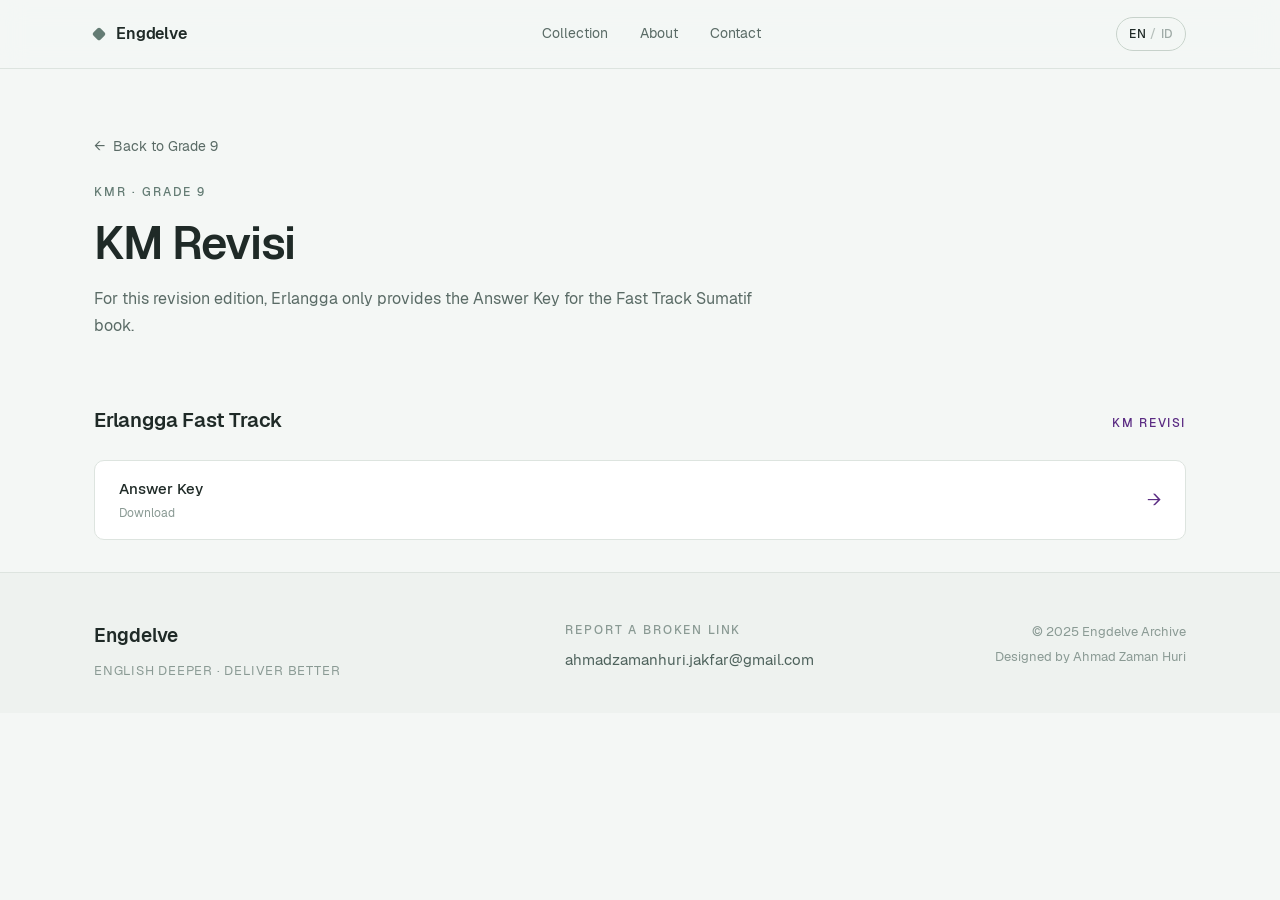
<file: Grade9/KMR.html>
<!DOCTYPE html>
<!-- 
  Engdelve Archive — Grade 9 KM Revisi
  Design & Development: Ahmad Zaman Huri
-->
<html lang="en">
<head>
  <meta charset="UTF-8">
  <meta name="viewport" content="width=device-width, initial-scale=1.0">
  <meta name="description" content="Grade 9 KM Revisi resources — Erlangga Fast Track.">
  <title>Grade 9 — KM Revisi — Engdelve Archive</title>
  <link rel="icon" type="image/svg+xml" href="../favicon.svg">
  <link rel="preload" href="../assets/fonts/Geist-Regular.woff2" as="font" type="font/woff2" crossorigin>
  <link rel="stylesheet" href="../assets/style.css">
</head>
<body>

  <header class="site-header" role="banner">
    <div class="container header-inner">
      <a href="../index.html" class="brand">
        <span class="brand-mark" aria-hidden="true"></span>
        <span class="brand-name">Engdelve</span>
      </a>
      <nav class="site-nav" aria-label="Primary">
        <a href="../index.html#collection">Collection</a>
        <a href="../index.html#about">About</a>
        <a href="../index.html#contact">Contact</a>
      </nav>
      <button class="lang-toggle" id="langToggle" type="button" aria-label="Switch language">
        <span class="lang-current">EN</span>
        <span class="lang-divider" aria-hidden="true">/</span>
        <span class="lang-alt">ID</span>
      </button>
    </div>
  </header>

  <main id="main" class="accent-kmr">
    <section class="page-header">
      <div class="container">
        <a href="index.html" class="page-back">
          <span class="arrow" aria-hidden="true">←</span>
          <span data-en="Back to Grade 9" data-id="Kembali ke Kelas 9">Back to Grade 9</span>
        </a>
        <p class="page-eyebrow">KMR · Grade 9</p>
        <h1 class="page-title" data-en="KM Revisi" data-id="KM Revisi">
          KM Revisi
        </h1>
        <p class="page-lede" data-en="For this revision edition, Erlangga only provides the Answer Key for the Fast Track Sumatif book." data-id="Untuk edisi revisi ini, Erlangga hanya menyediakan Kunci Jawaban untuk buku Fast Track Sumatif.">
          For this revision edition, Erlangga only provides the Answer Key for the Fast Track Sumatif book.
        </p>
      </div>
    </section>

    <section class="container">
      <div class="book-section">
        <div class="book-header">
          <h2 class="book-name">Erlangga Fast Track</h2>
          <span class="book-tag">KM Revisi</span>
        </div>
        <div class="resource-list">
          <a href="https://sapphire-neighbouring-chimpanzee-802.mypinata.cloud/ipfs/bafybeickwhjwhfdewpt6my6xgih4vw3cuvyx6gjzkywneje6xnwk76bxqa" target="_blank" rel="noopener" class="resource-link">
            <span class="resource-info">
              <span class="resource-name" data-en="Answer Key" data-id="Kunci Jawaban">Answer Key</span>
              <span class="resource-meta">Download</span>
            </span>
            <span class="resource-arrow" aria-hidden="true">→</span>
          </a>
        </div>
      </div>
    </section>
  </main>

  <footer class="site-footer">
    <div class="container footer-inner">
      <div class="footer-brand">
        <p class="footer-name">Engdelve</p>
        <p class="footer-tagline">English Deeper · Deliver Better</p>
      </div>
      <div class="footer-contact">
        <p class="footer-label" data-en="Report a broken link" data-id="Laporkan tautan rusak">Report a broken link</p>
        <a href="mailto:ahmadzamanhuri.jakfar@gmail.com" class="footer-link">
          ahmadzamanhuri.jakfar@gmail.com
        </a>
      </div>
      <div class="footer-meta">
        <p>© 2025 Engdelve Archive</p>
        <p data-en="Designed by Ahmad Zaman Huri" data-id="Dirancang oleh Ahmad Zaman Huri">
          Designed by Ahmad Zaman Huri
        </p>
      </div>
    </div>
  </footer>

  <script src="../assets/script.js" defer></script>
</body>
</html>
</file>
<file: assets/style.css>
/* =========================================================
   Engdelve Archive — Global Stylesheet
   Author: Ahmad Zaman Huri
   ========================================================= */

/* ---------------------------------------------------------
   1. FONT — Geist (self-host)
   --------------------------------------------------------- */
@font-face {
  font-family: 'Geist';
  src: url('fonts/Geist-Regular.woff2') format('woff2');
  font-weight: 400;
  font-style: normal;
  font-display: swap;
}
@font-face {
  font-family: 'Geist';
  src: url('fonts/Geist-Medium.woff2') format('woff2');
  font-weight: 500;
  font-style: normal;
  font-display: swap;
}
@font-face {
  font-family: 'Geist';
  src: url('fonts/Geist-SemiBold.woff2') format('woff2');
  font-weight: 600;
  font-style: normal;
  font-display: swap;
}

/* ---------------------------------------------------------
   2. DESIGN TOKENS
   --------------------------------------------------------- */
:root {
  /* Color — neutral base */
  --bg:            #f4f7f5;
  --bg-alt:        #eef2ef;
  --surface:       #ffffff;
  --border:        #dde4df;
  --border-strong: #c7d2cb;

  /* Color — sage (identity) */
  --sage-50:  #f0f4f1;
  --sage-100: #d5e4d9;
  --sage-200: #b8cdbf;
  --sage-400: #88a097;
  --sage-500: #647c74;
  --sage-600: #4e625c;
  --sage-700: #3d4f4a;
  --sage-900: #1f2a27;

  /* Color — text */
  --text:        #1f2a27;
  --text-muted:  #5a6b66;
  --text-subtle: #8a9a94;

  /* Typography */
  --font-sans: 'Geist', -apple-system, BlinkMacSystemFont, 'Segoe UI', Roboto, 'Helvetica Neue', Arial, sans-serif;

  /* Spacing scale */
  --space-1: 0.25rem;
  --space-2: 0.5rem;
  --space-3: 0.75rem;
  --space-4: 1rem;
  --space-5: 1.5rem;
  --space-6: 2rem;
  --space-7: 3rem;
  --space-8: 4rem;
  --space-9: 6rem;

  /* Layout */
  --container:   1140px;
  --container-narrow: 760px;
  --radius-sm:   6px;
  --radius:      10px;
  --radius-lg:   16px;

  /* Motion */
  --ease: cubic-bezier(0.22, 1, 0.36, 1);
  --dur:  0.35s;
}

/* ---------------------------------------------------------
   3. RESET
   --------------------------------------------------------- */
*, *::before, *::after {
  box-sizing: border-box;
}

html {
  -webkit-text-size-adjust: 100%;
  scroll-behavior: smooth;
}

body {
  margin: 0;
  padding: 0;
  background: var(--bg);
  color: var(--text);
  font-family: var(--font-sans);
  font-size: 16px;
  line-height: 1.6;
  font-weight: 400;
  -webkit-font-smoothing: antialiased;
  -moz-osx-font-smoothing: grayscale;
  text-rendering: optimizeLegibility;
}

img, svg {
  max-width: 100%;
  display: block;
}

a {
  color: inherit;
  text-decoration: none;
}

ul {
  list-style: none;
  padding: 0;
  margin: 0;
}

button {
  font: inherit;
  cursor: pointer;
  background: none;
  border: none;
  color: inherit;
}

/* ---------------------------------------------------------
   4. LAYOUT
   --------------------------------------------------------- */
.container {
  width: 100%;
  max-width: var(--container);
  margin: 0 auto;
  padding: 0 var(--space-5);
}

/* ---------------------------------------------------------
   5. HEADER
   --------------------------------------------------------- */
.site-header {
  position: sticky;
  top: 0;
  z-index: 50;
  background: rgba(244, 247, 245, 0.85);
  backdrop-filter: saturate(180%) blur(12px);
  -webkit-backdrop-filter: saturate(180%) blur(12px);
  border-bottom: 1px solid var(--border);
}

.header-inner {
  display: flex;
  align-items: center;
  justify-content: space-between;
  height: 68px;
  gap: var(--space-5);
}

.brand {
  display: flex;
  align-items: center;
  gap: var(--space-3);
  font-weight: 600;
  letter-spacing: -0.01em;
}

.brand-mark {
  width: 10px;
  height: 10px;
  background: var(--sage-500);
  border-radius: 2px;
  display: inline-block;
  transform: rotate(45deg);
  transition: transform var(--dur) var(--ease);
}

.brand:hover .brand-mark {
  transform: rotate(135deg);
}

.brand-name {
  font-size: 1rem;
  color: var(--text);
}

.site-nav {
  display: none;
  gap: var(--space-6);
  font-size: 0.9rem;
  color: var(--text-muted);
}

.site-nav a {
  transition: color var(--dur) var(--ease);
}

.site-nav a:hover {
  color: var(--sage-600);
}

.lang-toggle {
  display: inline-flex;
  align-items: center;
  gap: 4px;
  padding: 6px 12px;
  border: 1px solid var(--border-strong);
  border-radius: 999px;
  font-size: 0.78rem;
  font-weight: 500;
  letter-spacing: 0.04em;
  color: var(--text-muted);
  transition: all var(--dur) var(--ease);
}

.lang-toggle:hover {
  border-color: var(--sage-500);
  color: var(--sage-600);
}

.lang-current {
  color: var(--text);
}

.lang-divider {
  opacity: 0.4;
}

.lang-alt {
  opacity: 0.55;
}

/* ---------------------------------------------------------
   6. HERO
   --------------------------------------------------------- */
.hero {
  padding: var(--space-9) 0 var(--space-8);
}

.hero-inner {
  max-width: var(--container-narrow);
  margin: 0 auto;
}

.hero-eyebrow {
  font-size: 0.78rem;
  letter-spacing: 0.16em;
  text-transform: uppercase;
  color: var(--sage-500);
  font-weight: 500;
  margin: 0 0 var(--space-5);
}

.hero-title {
  font-size: clamp(2rem, 5.5vw, 3.5rem);
  line-height: 1.1;
  letter-spacing: -0.03em;
  font-weight: 600;
  color: var(--text);
  margin: 0 0 var(--space-5);
}

.hero-lede {
  font-size: 1.05rem;
  line-height: 1.7;
  color: var(--text-muted);
  margin: 0 0 var(--space-6);
  max-width: 60ch;
}

.hero-actions {
  display: flex;
  flex-wrap: wrap;
  gap: var(--space-3);
}

/* ---------------------------------------------------------
   7. BUTTONS
   --------------------------------------------------------- */
.btn {
  display: inline-flex;
  align-items: center;
  justify-content: center;
  padding: 0.75rem 1.4rem;
  border-radius: var(--radius-sm);
  font-size: 0.92rem;
  font-weight: 500;
  letter-spacing: -0.005em;
  transition: all var(--dur) var(--ease);
  border: 1px solid transparent;
  white-space: nowrap;
}

.btn-primary {
  background: var(--sage-500);
  color: #fff;
  border-color: var(--sage-500);
}

.btn-primary:hover {
  background: var(--sage-600);
  border-color: var(--sage-600);
  transform: translateY(-1px);
}

.btn-ghost {
  background: transparent;
  color: var(--text);
  border-color: var(--border-strong);
}

.btn-ghost:hover {
  border-color: var(--sage-500);
  color: var(--sage-600);
}

/* ---------------------------------------------------------
   8. SECTION HEADERS
   --------------------------------------------------------- */
.section-head {
  max-width: var(--container-narrow);
  margin: 0 auto var(--space-7);
}

.section-eyebrow {
  font-size: 0.78rem;
  letter-spacing: 0.16em;
  text-transform: uppercase;
  color: var(--sage-500);
  font-weight: 500;
  margin: 0 0 var(--space-4);
}

.section-title {
  font-size: clamp(1.6rem, 3.5vw, 2.4rem);
  line-height: 1.2;
  letter-spacing: -0.02em;
  font-weight: 600;
  color: var(--text);
  margin: 0 0 var(--space-4);
}

.section-lede {
  font-size: 1rem;
  line-height: 1.7;
  color: var(--text-muted);
  margin: 0;
}

/* ---------------------------------------------------------
   9. COLLECTION
   --------------------------------------------------------- */
.collection {
  padding: var(--space-8) 0;
  border-top: 1px solid var(--border);
}

.grade-grid {
  display: grid;
  grid-template-columns: 1fr;
  gap: var(--space-5);
}

.grade-card {
  background: var(--surface);
  border: 1px solid var(--border);
  border-radius: var(--radius-lg);
  padding: var(--space-6);
  display: flex;
  flex-direction: column;
  transition: all var(--dur) var(--ease);
}

.grade-card:hover {
  border-color: var(--sage-400);
  transform: translateY(-4px);
  box-shadow: 0 20px 40px -20px rgba(31, 42, 39, 0.15);
}

.grade-card-head {
  display: flex;
  align-items: baseline;
  justify-content: space-between;
  margin-bottom: var(--space-4);
  padding-bottom: var(--space-4);
  border-bottom: 1px solid var(--border);
}

.grade-number {
  font-size: 1.1rem;
  color: var(--text-subtle);
  margin: 0;
  letter-spacing: 0.04em;
  font-weight: 500;
}

.grade-title {
  font-size: 1.6rem;
  font-weight: 600;
  letter-spacing: -0.01em;
  color: var(--text);
  margin: 0;
}

.grade-desc {
  font-size: 0.95rem;
  line-height: 1.65;
  color: var(--text-muted);
  margin: 0 0 var(--space-5);
}

.grade-curricula {
  display: flex;
  flex-wrap: wrap;
  gap: var(--space-2);
  margin-bottom: var(--space-6);
}

.grade-curricula li {
  font-size: 0.78rem;
  padding: 4px 10px;
  border: 1px solid var(--border);
  border-radius: 999px;
  color: var(--text-muted);
  background: var(--sage-50);
}

.grade-link {
  display: inline-flex;
  align-items: center;
  gap: var(--space-2);
  font-size: 0.92rem;
  font-weight: 500;
  color: var(--sage-600);
  margin-top: auto;
  transition: gap var(--dur) var(--ease);
}

.grade-link .arrow {
  transition: transform var(--dur) var(--ease);
}

.grade-link:hover {
  color: var(--sage-700);
}

.grade-link:hover .arrow {
  transform: translateX(4px);
}

/* ---------------------------------------------------------
   10. QUOTE
   --------------------------------------------------------- */
.quote-section {
  padding: var(--space-8) 0;
  border-top: 1px solid var(--border);
  border-bottom: 1px solid var(--border);
  background: var(--bg-alt);
}

.quote {
  max-width: var(--container-narrow);
  margin: 0 auto;
  text-align: center;
  padding: 0;
}

.quote p {
  font-size: clamp(1.3rem, 3vw, 1.9rem);
  line-height: 1.4;
  letter-spacing: -0.02em;
  font-weight: 600;
  color: var(--text);
  margin: 0 0 var(--space-4);
}

.quote cite {
  font-style: normal;
  font-size: 0.82rem;
  letter-spacing: 0.16em;
  text-transform: uppercase;
  color: var(--sage-500);
}

/* ---------------------------------------------------------
   11. ABOUT
   --------------------------------------------------------- */
.about {
  padding: var(--space-9) 0;
}

.about-inner {
  display: grid;
  grid-template-columns: 1fr;
  gap: var(--space-7);
  max-width: var(--container-narrow);
  margin: 0 auto;
}

.about-text .section-title {
  margin-bottom: var(--space-5);
}

.about-text p {
  font-size: 1rem;
  line-height: 1.75;
  color: var(--text-muted);
  margin: 0 0 var(--space-4);
}

.about-signature {
  font-style: italic;
  font-size: 1rem;
  color: var(--sage-600) !important;
  margin-top: var(--space-5) !important;
}

.about-meta {
  display: flex;
  flex-direction: column;
  gap: var(--space-5);
  padding: var(--space-6);
  background: var(--surface);
  border: 1px solid var(--border);
  border-radius: var(--radius-lg);
}

.meta-item {
  padding-bottom: var(--space-4);
  border-bottom: 1px solid var(--border);
}

.meta-item:last-child {
  padding-bottom: 0;
  border-bottom: none;
}

.meta-label {
  font-size: 0.72rem;
  letter-spacing: 0.16em;
  text-transform: uppercase;
  color: var(--text-subtle);
  margin: 0 0 var(--space-2);
  font-weight: 500;
}

.meta-value {
  font-size: 0.95rem;
  font-weight: 500;
  color: var(--text);
  margin: 0;
}

/* ---------------------------------------------------------
   12. FOOTER
   --------------------------------------------------------- */
.site-footer {
  border-top: 1px solid var(--border);
  padding: var(--space-7) 0 var(--space-6);
  background: var(--bg-alt);
}

.footer-inner {
  display: grid;
  grid-template-columns: 1fr;
  gap: var(--space-5);
}

.footer-name {
  font-size: 1.2rem;
  font-weight: 600;
  color: var(--text);
  margin: 0 0 var(--space-2);
}

.footer-tagline {
  font-size: 0.82rem;
  letter-spacing: 0.06em;
  text-transform: uppercase;
  color: var(--text-subtle);
  margin: 0;
}

.footer-label {
  font-size: 0.72rem;
  letter-spacing: 0.16em;
  text-transform: uppercase;
  color: var(--text-subtle);
  margin: 0 0 var(--space-2);
  font-weight: 500;
}

.footer-link {
  font-size: 0.92rem;
  color: var(--sage-600);
  transition: color var(--dur) var(--ease);
  word-break: break-all;
}

.footer-link:hover {
  color: var(--sage-700);
  text-decoration: underline;
}

.footer-meta {
  display: flex;
  flex-direction: column;
  gap: var(--space-1);
  font-size: 0.82rem;
  color: var(--text-subtle);
}

.footer-meta p {
  margin: 0;
}

/* ---------------------------------------------------------
   13. RESPONSIVE
   --------------------------------------------------------- */
@media (min-width: 640px) {
  .grade-grid {
    grid-template-columns: repeat(2, 1fr);
  }

  .footer-inner {
    grid-template-columns: 1.5fr 1fr;
    align-items: start;
  }

  .footer-meta {
    grid-column: 1 / -1;
    flex-direction: row;
    justify-content: space-between;
    padding-top: var(--space-5);
    border-top: 1px solid var(--border);
    margin-top: var(--space-4);
  }

  .curriculum-grid {
    grid-template-columns: repeat(2, 1fr);
  }
}

@media (min-width: 880px) {
  .site-nav {
    display: flex;
  }

  .about-inner {
    grid-template-columns: 1.6fr 1fr;
    align-items: start;
  }

  .footer-inner {
    grid-template-columns: 1.5fr 1fr 1fr;
  }

  .footer-meta {
    grid-column: auto;
    flex-direction: column;
    justify-content: flex-start;
    padding-top: 0;
    border-top: none;
    margin-top: 0;
    text-align: right;
  }

  .curriculum-grid {
    gap: var(--space-6);
  }

  .resource-list {
    grid-template-columns: repeat(2, 1fr);
  }
}

/* ---------------------------------------------------------
   14. REDUCED MOTION
   --------------------------------------------------------- */
@media (prefers-reduced-motion: reduce) {
  *, *::before, *::after {
    animation-duration: 0.01ms !important;
    transition-duration: 0.01ms !important;
    scroll-behavior: auto !important;
  }
}

/* =========================================================
   15. CURRICULUM PAGES (Grade 8 & 9)
   ========================================================= */

/* ----- Page header ----- */
.page-header {
  padding: var(--space-8) 0 var(--space-6);
}

.page-back {
  display: inline-flex;
  align-items: center;
  gap: var(--space-2);
  font-size: 0.85rem;
  color: var(--text-muted);
  margin-bottom: var(--space-5);
  transition: color var(--dur) var(--ease);
}

.page-back:hover {
  color: var(--sage-600);
}

.page-back .arrow {
  transition: transform var(--dur) var(--ease);
}

.page-back:hover .arrow {
  transform: translateX(-4px);
}

.page-eyebrow {
  font-size: 0.78rem;
  letter-spacing: 0.16em;
  text-transform: uppercase;
  color: var(--sage-500);
  font-weight: 500;
  margin: 0 0 var(--space-4);
}

.page-title {
  font-size: clamp(1.8rem, 4.5vw, 2.8rem);
  line-height: 1.15;
  letter-spacing: -0.03em;
  font-weight: 600;
  color: var(--text);
  margin: 0 0 var(--space-4);
}

.page-lede {
  font-size: 1rem;
  line-height: 1.7;
  color: var(--text-muted);
  margin: 0;
  max-width: 60ch;
}

/* ----- Curriculum cards (di Grade8/index.html) ----- */
.curriculum-grid {
  display: grid;
  grid-template-columns: 1fr;
  gap: var(--space-5);
  padding: var(--space-6) 0 var(--space-8);
}

.curriculum-card {
  background: var(--surface);
  border: 1px solid var(--border);
  border-radius: var(--radius-lg);
  padding: var(--space-6);
  display: flex;
  flex-direction: column;
  transition: all var(--dur) var(--ease);
  position: relative;
  overflow: hidden;
}

.curriculum-card::before {
  content: '';
  position: absolute;
  top: 0;
  left: 0;
  width: 100%;
  height: 3px;
  background: var(--accent, var(--sage-500));
  opacity: 0.9;
}

.curriculum-card:hover {
  border-color: var(--accent, var(--sage-400));
  transform: translateY(-4px);
  box-shadow: 0 20px 40px -20px rgba(31, 42, 39, 0.15);
}

.curriculum-code {
  font-size: 0.78rem;
  letter-spacing: 0.14em;
  text-transform: uppercase;
  color: var(--accent, var(--sage-500));
  font-weight: 500;
  margin: 0 0 var(--space-3);
}

.curriculum-name {
  font-size: 1.4rem;
  font-weight: 600;
  letter-spacing: -0.01em;
  color: var(--text);
  margin: 0 0 var(--space-3);
}

.curriculum-desc {
  font-size: 0.95rem;
  line-height: 1.65;
  color: var(--text-muted);
  margin: 0 0 var(--space-5);
  flex: 1;
}

.curriculum-link {
  display: inline-flex;
  align-items: center;
  gap: var(--space-2);
  font-size: 0.92rem;
  font-weight: 500;
  color: var(--accent, var(--sage-600));
  margin-top: auto;
  transition: gap var(--dur) var(--ease);
}

.curriculum-link .arrow {
  transition: transform var(--dur) var(--ease);
}

.curriculum-link:hover .arrow {
  transform: translateX(4px);
}

/* ----- Accent colors per curriculum ----- */
.accent-k13n  { --accent: #2f6f7d; }
.accent-km    { --accent: #a12b2b; }
.accent-kmr   { --accent: #5b2c83; }
.accent-cefr  { --accent: #1e4a6c; }

/* ----- Book sections (di dalam halaman kurikulum) ----- */
.book-section {
  padding: var(--space-6) 0;
  border-top: 1px solid var(--border);
}

.book-section:first-of-type {
  border-top: none;
}

.book-header {
  display: flex;
  align-items: baseline;
  justify-content: space-between;
  flex-wrap: wrap;
  gap: var(--space-3);
  margin-bottom: var(--space-5);
}

.book-name {
  font-size: 1.25rem;
  font-weight: 600;
  letter-spacing: -0.01em;
  color: var(--text);
  margin: 0;
}

.book-tag {
  font-size: 0.72rem;
  letter-spacing: 0.14em;
  text-transform: uppercase;
  color: var(--accent, var(--sage-500));
  font-weight: 500;
}

/* ----- Resource links ----- */
.resource-list {
  display: grid;
  grid-template-columns: 1fr;
  gap: var(--space-3);
}

.resource-link {
  display: flex;
  align-items: center;
  justify-content: space-between;
  gap: var(--space-4);
  padding: var(--space-4) var(--space-5);
  background: var(--surface);
  border: 1px solid var(--border);
  border-radius: var(--radius);
  transition: all var(--dur) var(--ease);
  text-decoration: none;
  color: inherit;
}

.resource-link:hover {
  border-color: var(--accent, var(--sage-400));
  transform: translateX(4px);
  box-shadow: 0 8px 20px -12px rgba(31, 42, 39, 0.2);
}

.resource-info {
  display: flex;
  flex-direction: column;
  gap: 2px;
  min-width: 0;
}

.resource-name {
  font-size: 0.95rem;
  font-weight: 500;
  color: var(--text);
}

.resource-meta {
  font-size: 0.78rem;
  color: var(--text-subtle);
}

.resource-arrow {
  color: var(--accent, var(--sage-500));
  font-size: 1.1rem;
  transition: transform var(--dur) var(--ease);
  flex-shrink: 0;
}

.resource-link:hover .resource-arrow {
  transform: translateX(4px);
}

/* ----- Empty state ----- */
.empty-state {
  padding: var(--space-7) var(--space-5);
  text-align: center;
  color: var(--text-muted);
  font-size: 0.95rem;
  border: 1px dashed var(--border-strong);
  border-radius: var(--radius);
  background: var(--sage-50);
}
</file>
